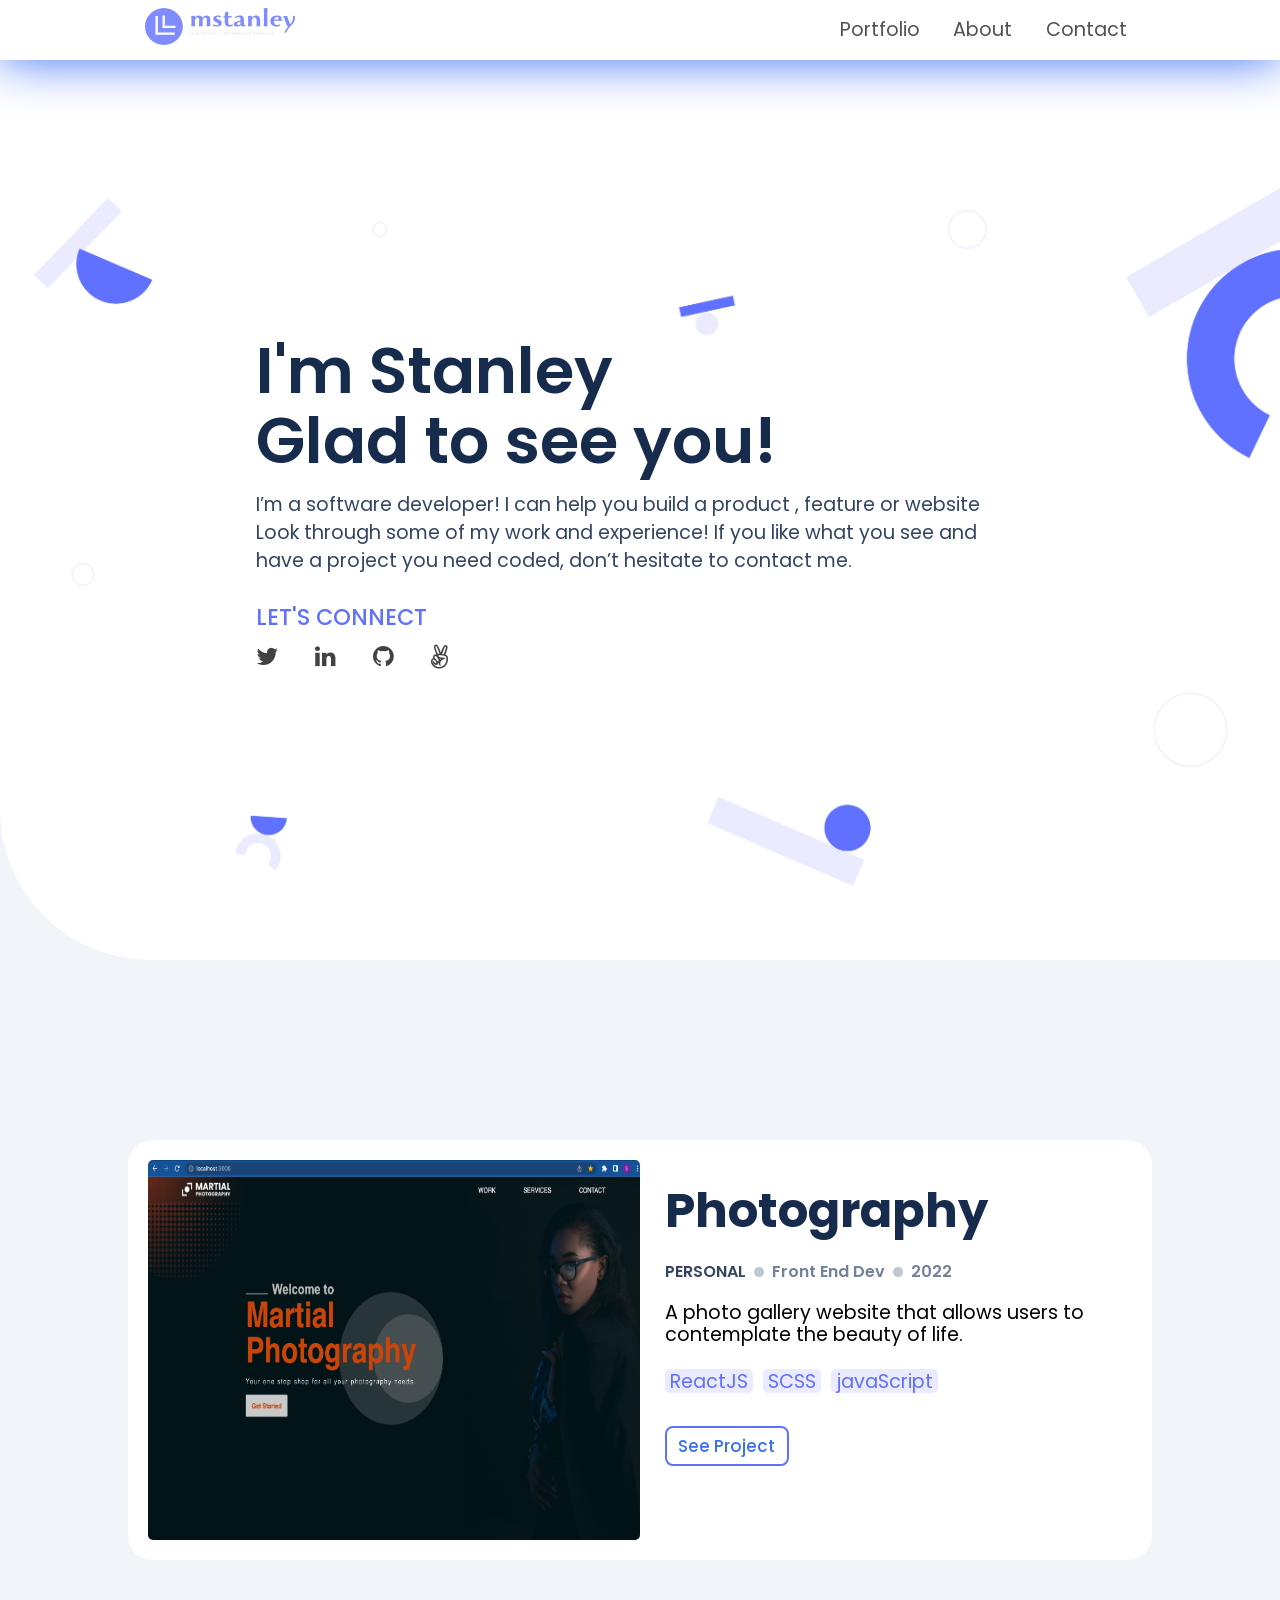
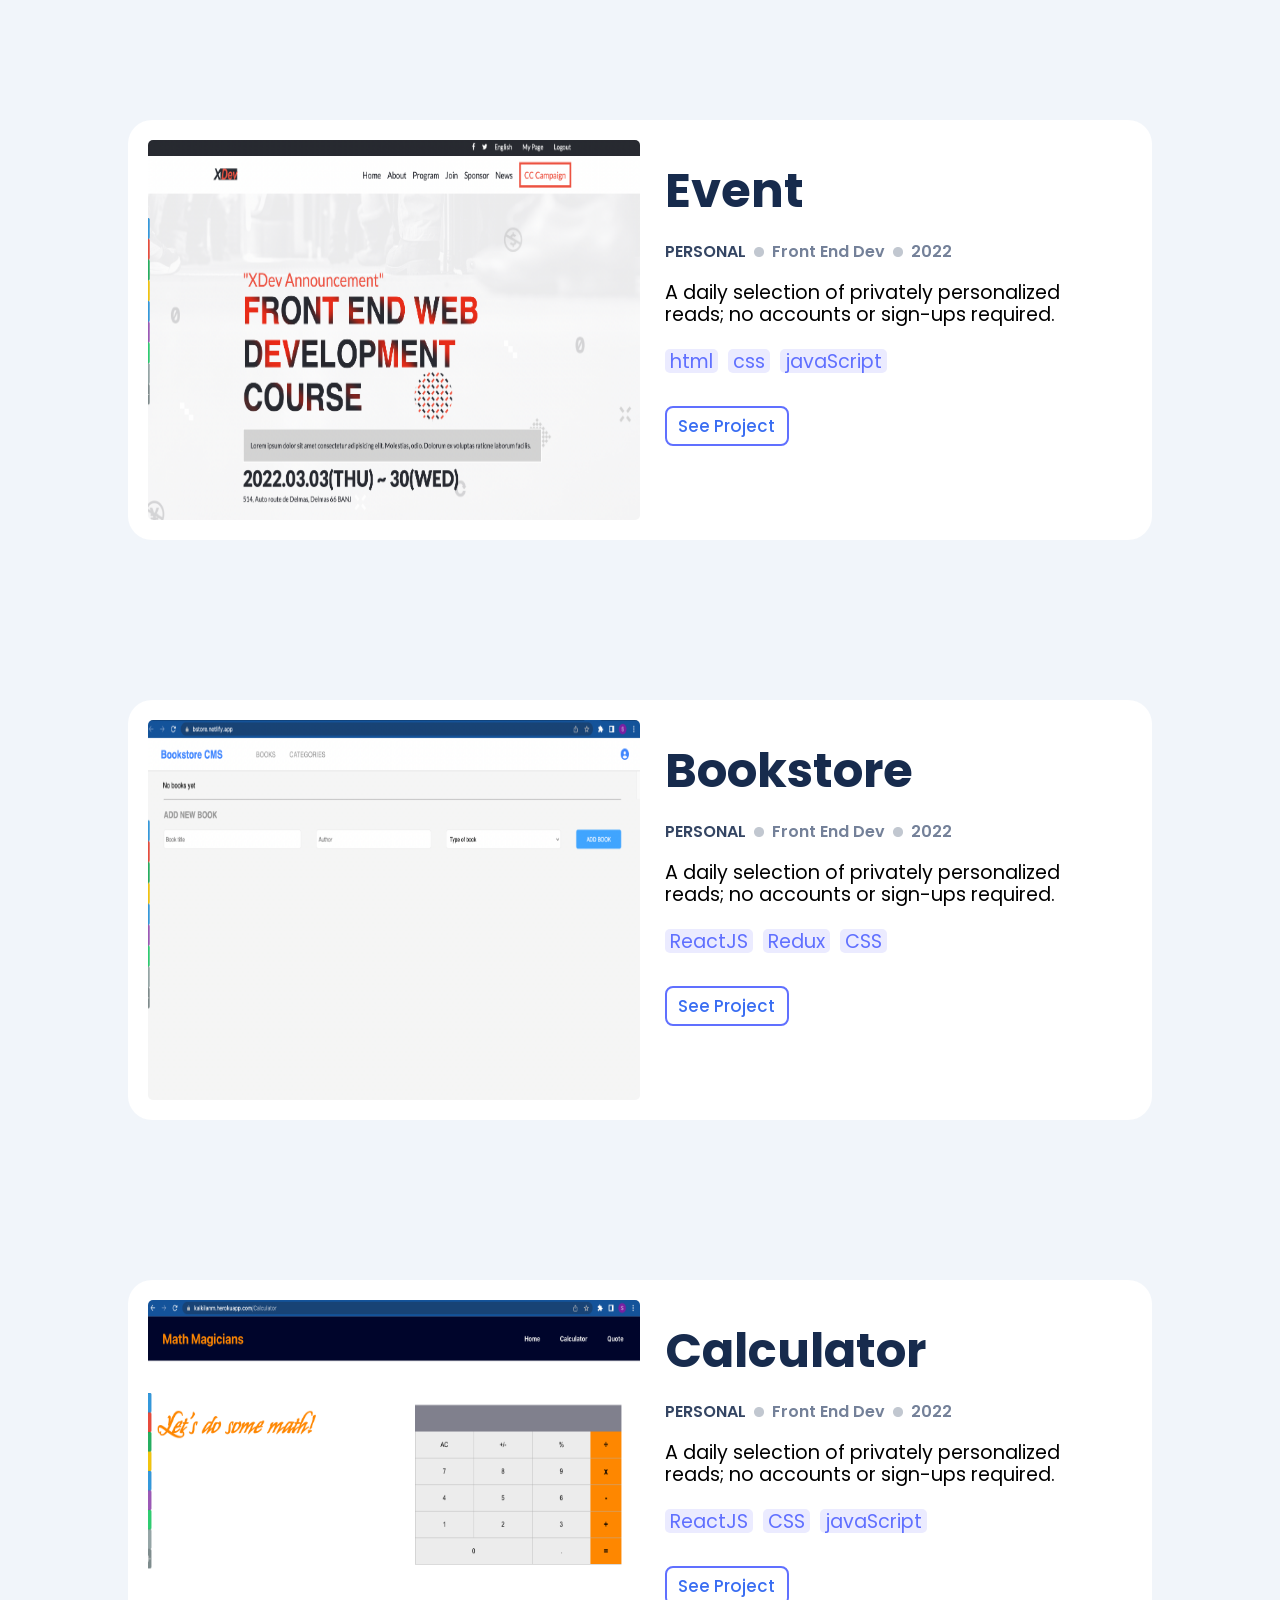
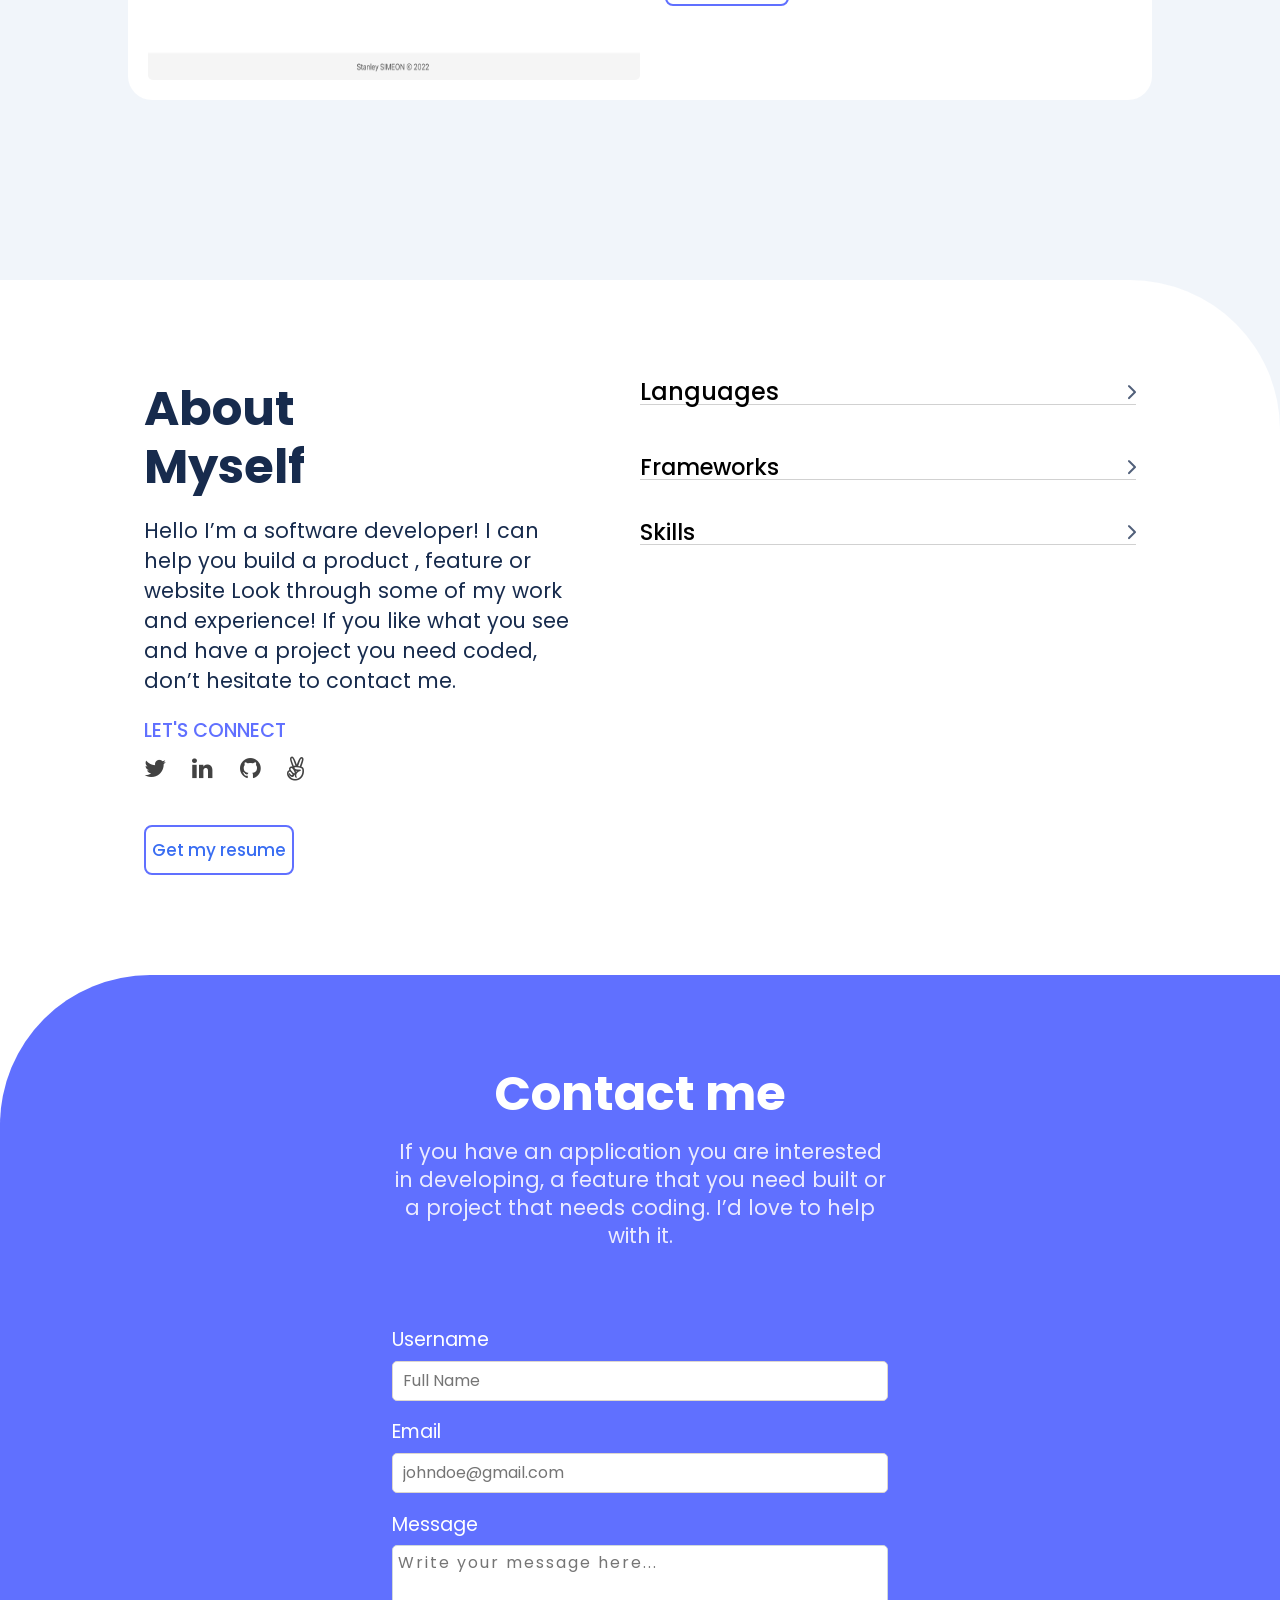
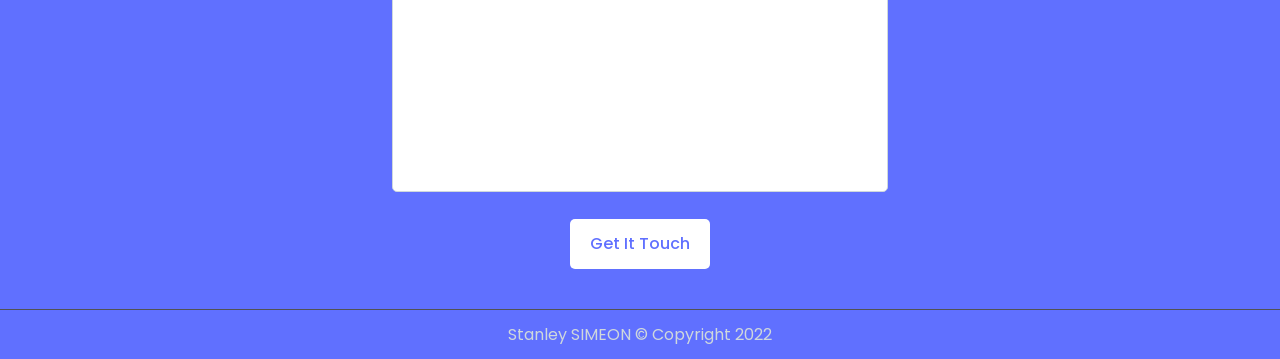
<file: index.html>
<!DOCTYPE html>
<html lang="en">

<head>
    <meta charset="UTF-8" />
    <meta http-equiv="X-UA-Compatible" content="IE=edge" />
    <meta name="viewport" content="width=device-width, initial-scale=1.0" />
    <link rel="stylesheet" href="https://cdnjs.cloudflare.com/ajax/libs/font-awesome/4.7.0/css/font-awesome.min.css" />
    <link rel="icon" type="image/png" href="./asset/favicon.png" />
    <link rel="stylesheet" type="text/css" href="./style.css" />
    <link rel="stylesheet" type="text/css" href="./popup.css">
    <title>mstanley</title>

    <!-- Global site tag (gtag.js) - Google Analytics -->
    <script async src="https://www.googletagmanager.com/gtag/js?id=G-90K7L4LZ2P"></script>
    <script>
        window.dataLayer = window.dataLayer || [];
        function gtag() { dataLayer.push(arguments); }
        gtag('js', new Date());
        gtag('config', 'G-90K7L4LZ2P');
    </script>
</head>

<body>
    <main id="root">
        <header>
            <nav class="navbar">
                <div id="logo">
                    <a href="#home"><img src="./asset/default-monochrome-white.svg" class="svgColor" alt="logo" /></a>
                </div>
                <i class="fa fa-bars toggle"></i>
                <ul class="nav-items" id="items">
                    <li class="item"><a href="#works-container" class="link">Portfolio</a></li>
                    <li class="item"><a href="#about-container" class="link">About</a></li>
                    <li class="item"><a href="#contactContainer" class="link">Contact</a></li>
                    <li><i class="fa fa-times closeToggle"></i></li>
                </ul>
            </nav>
        </header>
        <section id="home">
            <div class="container">
                <h1>
                    I'm Stanley <br />
                    Glad to see you!
                </h1>
                <p>
                    I’m a software developer! I can help you build a product , feature
                    or website Look through some of my work and experience! If you like
                    what you see and have a project you need coded, don’t hesitate to
                    contact me.
                </p>
                <br />

                <h4 class="letsConnect">LET'S CONNECT</h4>
                <ul class="icon_link_container">
                    <li>
                        <a href="https://twitter.com/mstanleyme" target="_blank" rel="noopener noreferrer"><i
                                class="fa fa-twitter brand"></i></a>
                    </li>
                    <li>
                        <a href="https://www.linkedin.com/in/stanleysimeon" target="_blank" rel="noopener noreferrer"><i
                                class="fa fa-linkedin brand"></i></a>
                    </li>
                    <li>
                        <a href="https://github.com/stanleySimeon" target="_blank" rel="noopener noreferrer"><i
                                class="fa fa-github brand"></i></a>
                    </li>
                    <li>
                        <a href="https://angel.co/u/stanleysimeon" target="_blank" rel="noopener noreferrer"><i
                                class="fa fa-angellist brand"></i></a>
                    </li>
                </ul>
            </div>
        </section>
        <!--Popup Window-->
        <div class="popupWindow" id="popupWindow">
        </div>
        <!--End of Popup Window-->
        <section class="portfolioCard" id="works-container">
            <!---works container-->
            <h2>JS should be enabled in your browser</h2>
        </section>
        <section id="about-container">
            <div class="aboutContainer">
                <div class="aboutLeftContainer">
                    <h2 class="about-title">
                        About <br />
                        Myself
                    </h2>
                    <p class="about-description">
                        Hello I’m a software developer! I can help you build a product ,
                        feature or website Look through some of my work and experience! If
                        you like what you see and have a project you need coded, don’t
                        hesitate to contact me.
                    </p>
                    <h4 class="letsConnect">LET'S CONNECT</h4>
                    <ul class="icon_link_container">
                        <li>
                            <a href="https://twitter.com/mstanleyme" target="_blank" rel="noopener noreferrer"><i
                                    class="fa fa-twitter brand"></i></a>
                        </li>
                        <li>
                            <a href="https://www.linkedin.com/in/stanleysimeon" target="_blank"
                                rel="noopener noreferrer"><i class="fa fa-linkedin brand"></i></a>
                        </li>
                        <li>
                            <a href="https://github.com/stanleySimeon" target="_blank" rel="noopener noreferrer"><i
                                    class="fa fa-github brand"></i></a>
                        </li>
                        <li>
                            <a href="https://angel.co/u/stanleysimeon" target="_blank" rel="noopener noreferrer"><i
                                    class="fa fa-angellist brand"></i></a>
                        </li>
                    </ul>
                    <button class="getResume" type="button">Get my resume</button>
                </div>

                <div id="languagesSlider" class="aboutRightContainer">
                    <div class="Slider" onclick="drop()">
                        Languages
                        <img src="./asset/arowB.png" alt="arrow bottom icon" class="arrow arrow__Down" />
                        <img src="./asset/arowR.png" alt="arrow right icon" class="arrow arrow__Right__00" />
                    </div>
                    <ul id="languagesItems">
                        <li class="item link_pages">
                            <img class="icon" src="./asset/javaScript.png" alt="JavaScript icon" />
                            <p class="name">JavaScript</p>
                        </li>
                        <li class="item link_pages">
                            <img class="icon" src="./asset/html5.png" alt="HTML5 icon" />
                            <p class="name">HTML</p>
                        </li>
                        <li class="item link_pages">
                            <img class="icon" src="./asset/css3.png" alt="CSS3 icon" />
                            <p class="name">CSS</p>
                        </li>
                    </ul>
                    <ul class="skills__and__frameworks">
                        <li class="frameworks">
                            Frameworks
                            <img src="./asset/arowR.png" alt="arrow bottom icon" class="arrow arrow__Right__001" />
                            <!-- <img src="./asset/arowR.png" alt="arrow bottom icon" class="arrow arrow__Down" /> -->
                        </li>
                        <li class="skills">
                            Skills
                            <img src="./asset/arowR.png" alt="arrow bottom icon" class="arrow arrow__Right__002" />
                            <!-- <img src="./asset/arowR.png" alt="arrow bottom icon" class=" arrow arrow__Down" /> -->
                        </li>
                    </ul>
                </div>
            </div>
        </section>
        <section id="contactContainer">
            <div id="contactItems">
                <div id="descriptionCard">
                    <h2 class="contact__title">Contact me</h2>
                    <p class="contact__description">
                        If you have an application you are interested in developing, a
                        feature that you need built or a project that needs coding. I’d
                        love to help with it.
                    </p>
                </div>
                <form action="https://formspree.io/f/xpzbqlab" method="POST" autocomplete="off" name="form"
                    id="formContainer" target="_blank">
                    <label class="label" for="username">Username</label>
                    <input id="username" class="inputItem" name="username" type="text" maxlength="30"
                        placeholder="Full Name" required />
                    <label class="label" for="email">Email</label>
                    <input id="email" class="inputItem" name="email" type="email" value=""
                        placeholder="johndoe@gmail.com" required />
                    <label class="label" id="inputMessage" for="msg">Message</label>
                    <textarea name="msg" id="msg" class="inputMessageBox" cols="20" rows="10" maxlength="500"
                        placeholder="Write your message here..." required></textarea>
                    <input class="get-touch-btn" id="submitForm" type="submit" value="Get It Touch">
                </form>
            </div>
        </section>
        <footer class="footer">
            <div class="footer__container">
                <p>Stanley SIMEON &copy; Copyright 2022</p>
            </div>
        </footer>
    </main>
    <script src="./index.js"></script>
</body>

</html>
</file>
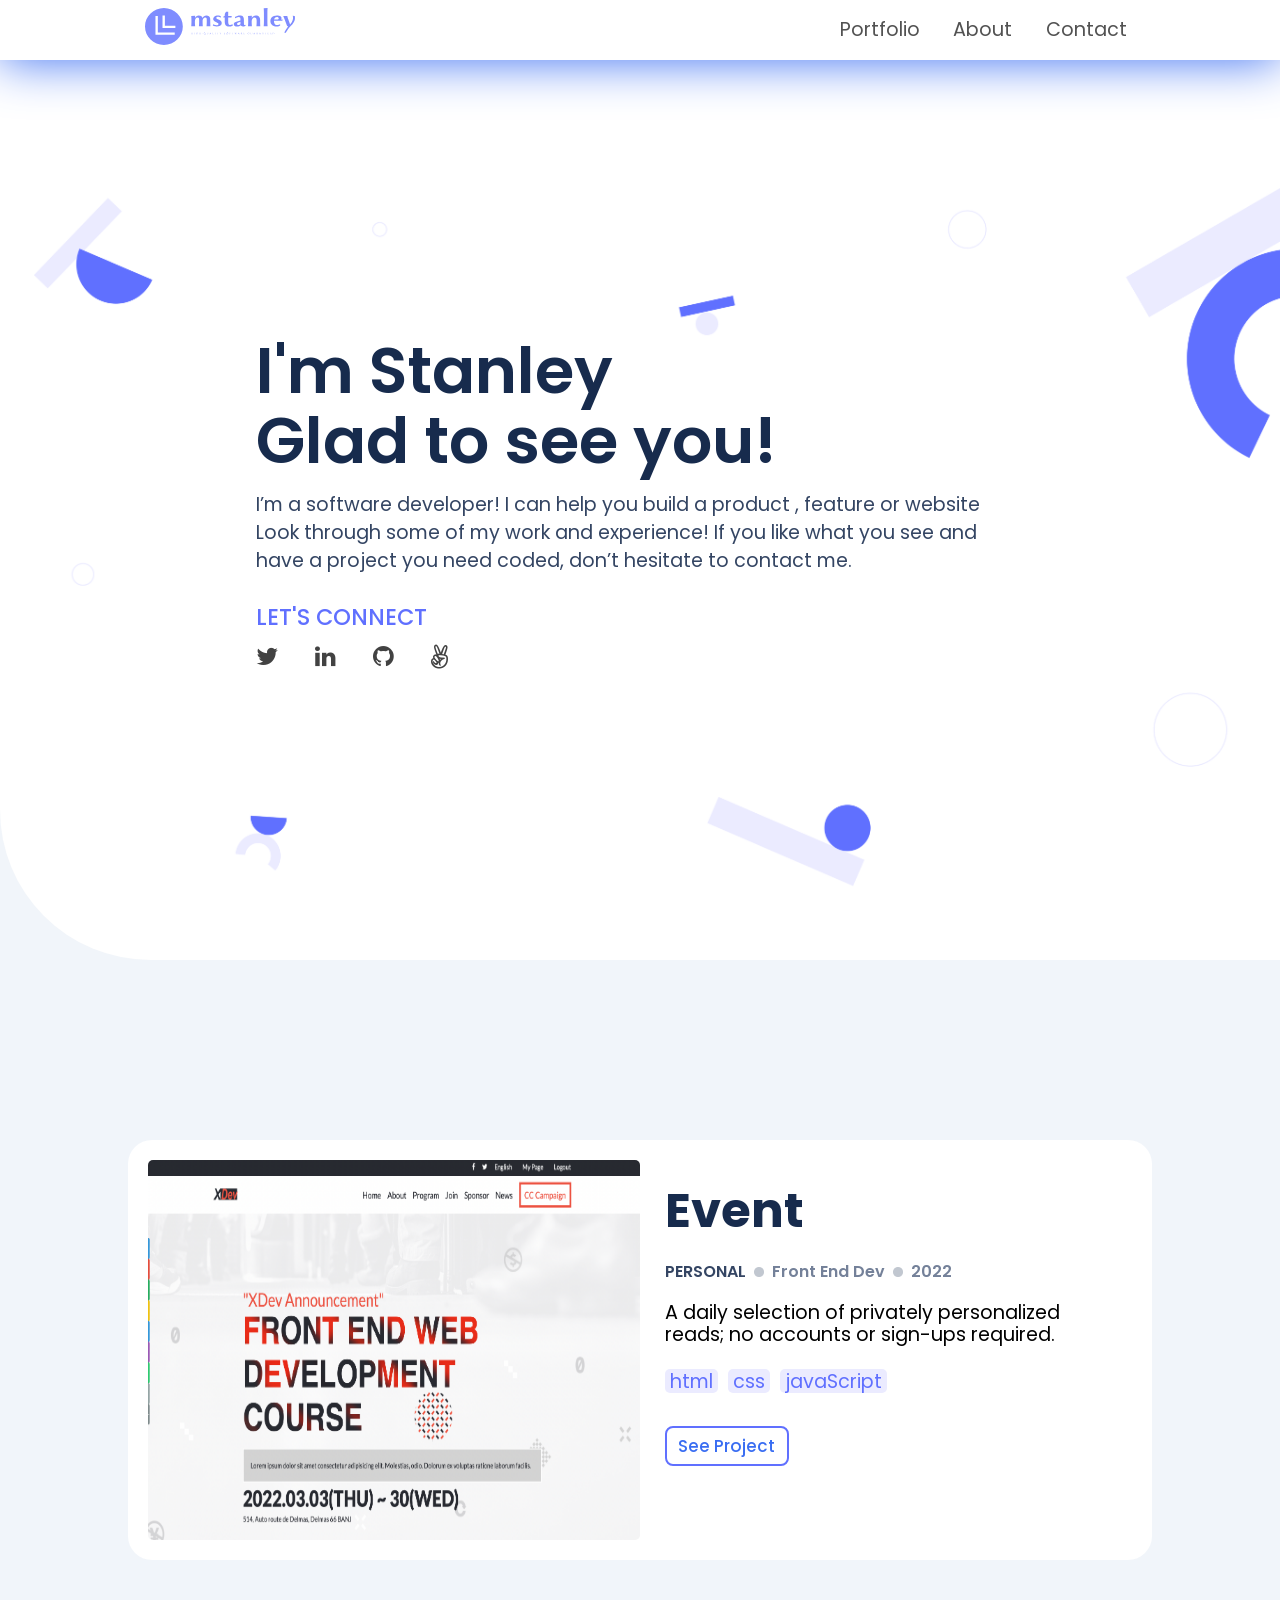
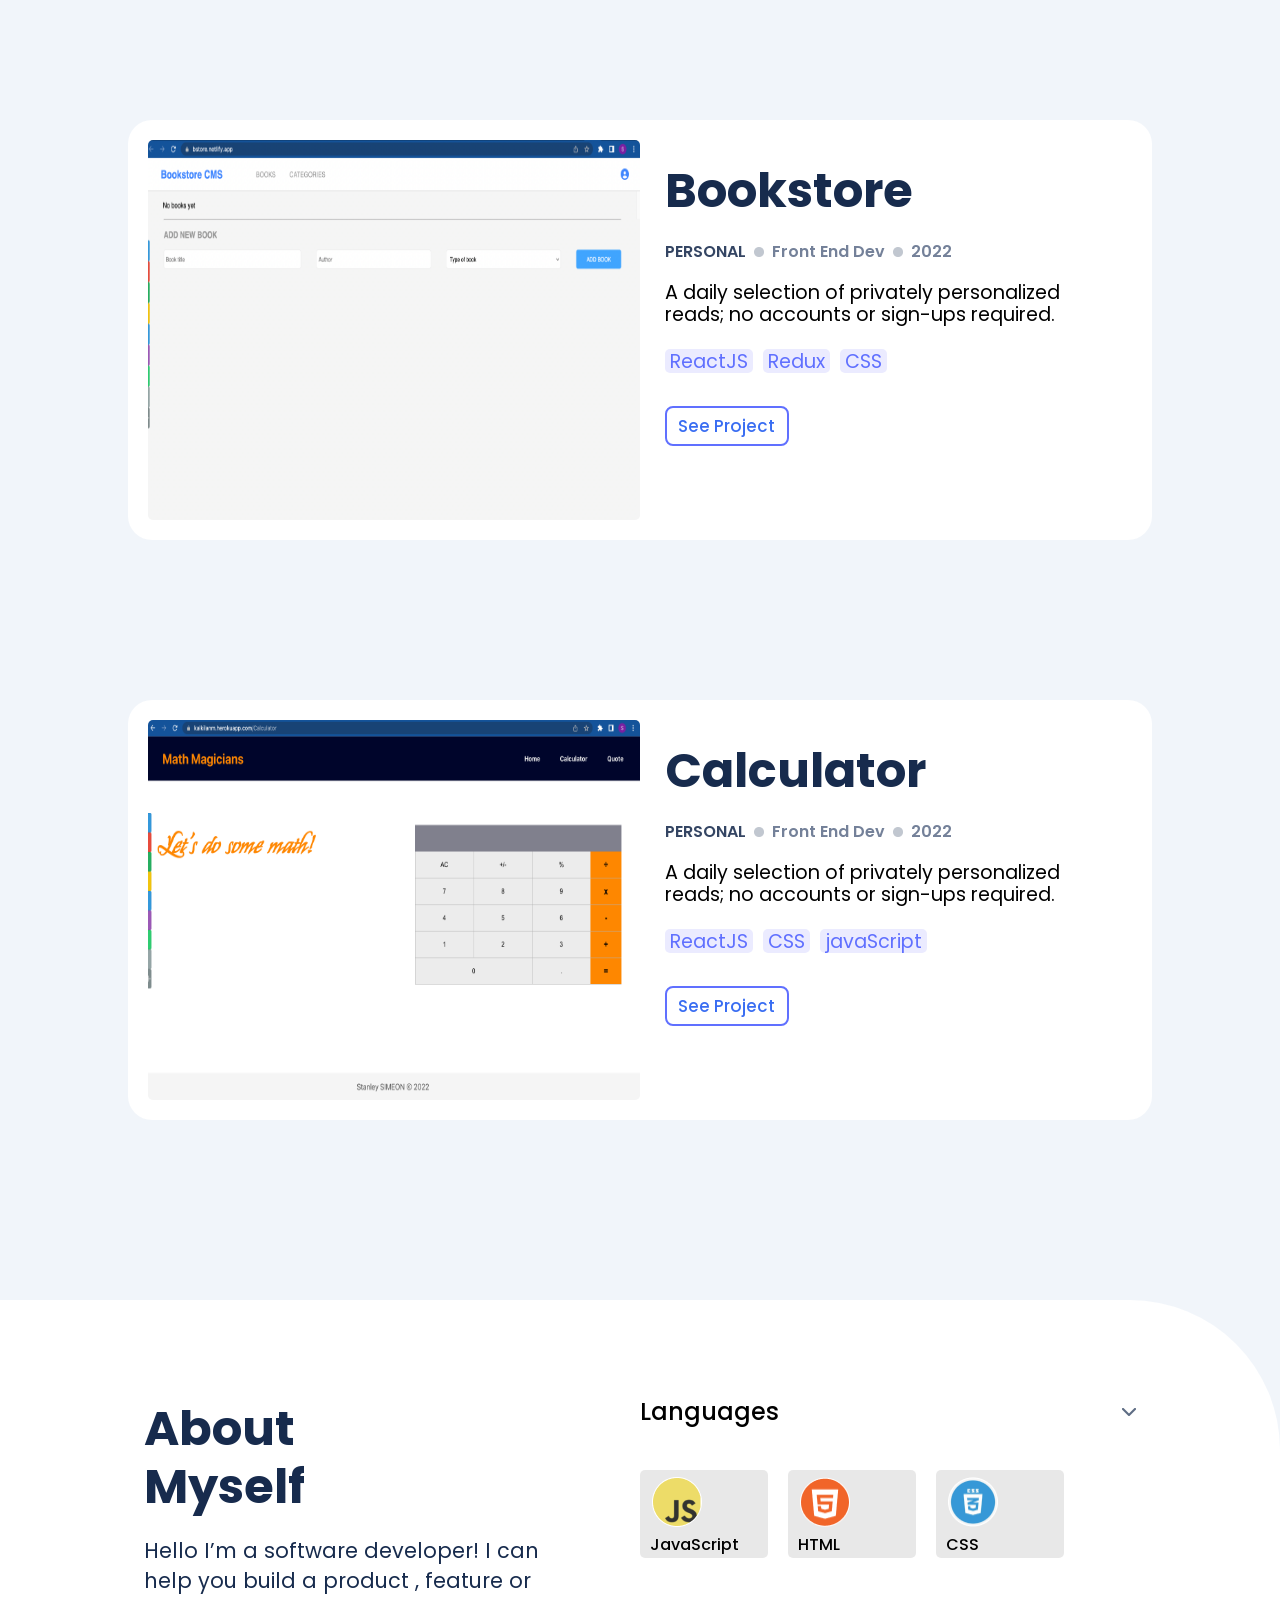
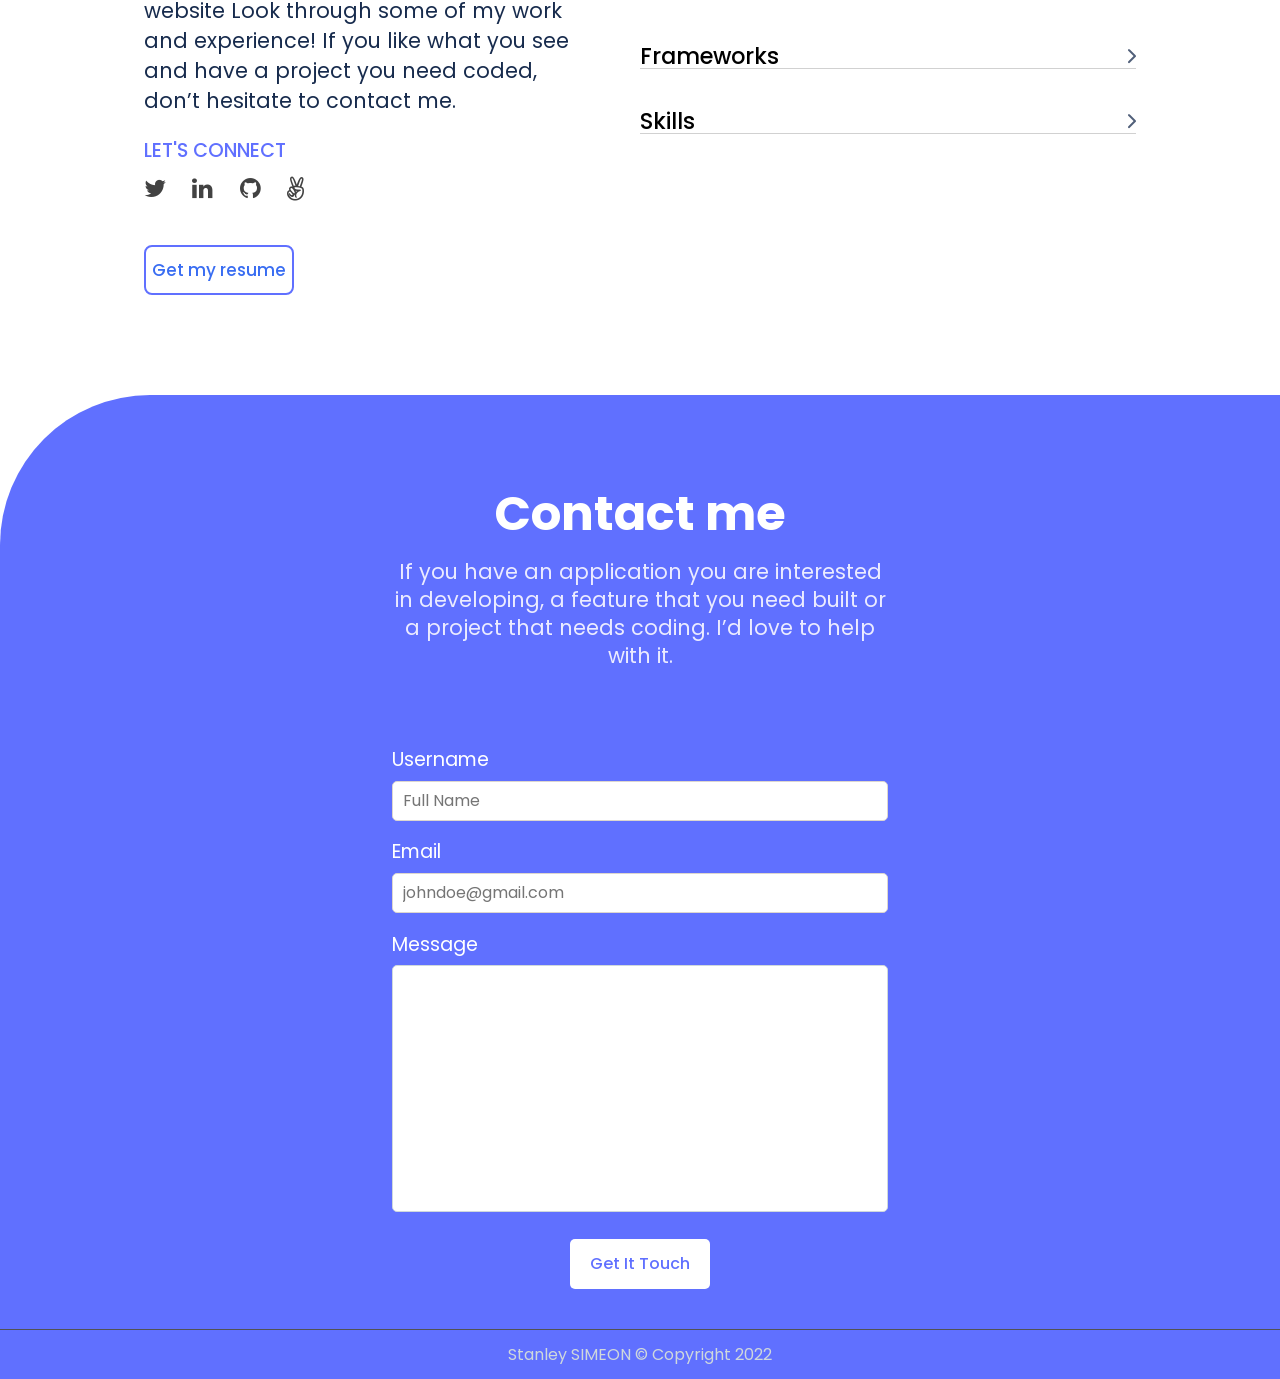
<file: src/index.html>
<!DOCTYPE html>
<html lang="en">
<head>
    <meta charset="UTF-8" />
    <meta http-equiv="X-UA-Compatible" content="IE=edge" />
    <meta name="viewport" content="width=device-width, initial-scale=1.0" />
    <link rel="stylesheet" href="https://cdnjs.cloudflare.com/ajax/libs/font-awesome/4.7.0/css/font-awesome.min.css" />
    <link rel="icon" type="image/png" href="./asset/favicon.png" />
    <link rel="stylesheet" type="text/css" href="./style.css" />
    <link rel="stylesheet" type="text/css" href="./popup.css">
    <script src="./index.js" defer></script>
    <!-- Global site tag (gtag.js) - Google Analytics -->
    <script async src="https://www.googletagmanager.com/gtag/js?id=G-90K7L4LZ2P"></script>
    <script>
        window.dataLayer = window.dataLayer || [];
        function gtag() { dataLayer.push(arguments); }
        gtag('js', new Date());

        gtag('config', 'G-90K7L4LZ2P');
    </script>
    <title>mstanley</title>
</head>

<body>
    <main id="root">
        <header>
            <nav class="navbar">
                <div id="logo">
                    <a href="#index"><img src="./asset/default-monochrome-white.svg" class="svgColor" alt="logo" /></a>
                </div>
                <i class="fa fa-bars toggle"></i>
                <ul class="nav-items" id="items">
                    <li class="item"><a href="#works-container" class="link">Portfolio</a></li>
                    <li class="item"><a href="#about-container" class="link">About</a></li>
                    <li class="item"><a href="#contactContainer" class="link">Contact</a></li>
                    <li><i class="fa fa-times closeToggle"></i></li>
                </ul>
            </nav>
        </header>
        <section id="index">
            <div class="container">
                <h1>
                    I'm Stanley <br />
                    Glad to see you!
                </h1>
                <p>
                    I’m a software developer! I can help you build a product , feature
                    or website Look through some of my work and experience! If you like
                    what you see and have a project you need coded, don’t hesitate to
                    contact me.
                </p>
                <br />

                <h4 class="letsConnect">LET'S CONNECT</h4>
                <ul class="icon_link_container">
                    <li>
                        <a href="https://twitter.com/mstanleyme" target="_blank" rel="noopener noreferrer"><i
                                class="fa fa-twitter brand"></i></a>
                    </li>
                    <li>
                        <a href="https://www.linkedin.com/in/stanleysimeon" target="_blank" rel="noopener noreferrer"><i
                                class="fa fa-linkedin brand"></i></a>
                    </li>
                    <li>
                        <a href="https://github.com/stanleySimeon" target="_blank" rel="noopener noreferrer"><i
                                class="fa fa-github brand"></i></a>
                    </li>
                    <li>
                        <a href="https://angel.co/u/stanleysimeon" target="_blank" rel="noopener noreferrer"><i
                                class="fa fa-angellist brand"></i></a>
                    </li>
                </ul>
            </div>
        </section>
        <!--Popup Window-->
        <div class="popupWindow" id="popupWindow">
        </div>
        <!--End of Popup Window-->
        <section class="portfolioCard" id="works-container">
            <!---works container-->
            <h2>JS should be enabled in your browser</h2>
        </section>
        <section id="about-container">
            <div class="aboutContainer">
                <div class="aboutLeftContainer">
                    <h2 class="about-title">
                        About <br />
                        Myself
                    </h2>
                    <p class="about-description">
                        Hello I’m a software developer! I can help you build a product ,
                        feature or website Look through some of my work and experience! If
                        you like what you see and have a project you need coded, don’t
                        hesitate to contact me.
                    </p>
                    <h4 class="letsConnect">LET'S CONNECT</h4>
                    <ul class="icon_link_container">
                        <li>
                            <a href="https://twitter.com/mstanleyme" target="_blank" rel="noopener noreferrer"><i
                                    class="fa fa-twitter brand"></i></a>
                        </li>
                        <li>
                            <a href="https://www.linkedin.com/in/stanleysimeon" target="_blank"
                                rel="noopener noreferrer"><i class="fa fa-linkedin brand"></i></a>
                        </li>
                        <li>
                            <a href="https://github.com/stanleySimeon" target="_blank" rel="noopener noreferrer"><i
                                    class="fa fa-github brand"></i></a>
                        </li>
                        <li>
                            <a href="https://angel.co/u/stanleysimeon" target="_blank" rel="noopener noreferrer"><i
                                    class="fa fa-angellist brand"></i></a>
                        </li>
                    </ul>
                    <button class="getResume" type="submit">Get my resume</button>
                </div>

                <div id="languagesSlider" class="aboutRightContainer">
                    <div class="Slider">
                        Languages
                        <img src="./asset/arowB.png" alt="arrow bottom icon" id="arrow__Down" />
                    </div>
                    <ul id="languagesItems">
                        <li class="item">
                            <img class="icon" src="./asset/javaScript.png" alt="JavaScript icon" />
                            <p class="name">JavaScript</p>
                        </li>
                        <li class="item">
                            <img class="icon" src="./asset/html5.png" alt="HTML5 icon" />
                            <p class="name">HTML</p>
                        </li>
                        <li class="item">
                            <img class="icon" src="./asset/css3.png" alt="CSS3 icon" />
                            <p class="name">CSS</p>
                        </li>
                    </ul>
                    <ul class="skills__and__frameworks">
                        <li class="frameworks">
                            Frameworks
                            <img src="./asset/arowR.png" alt="arrow bottom icon" id="arrow__Right__001" />
                        </li>
                        <li class="skills">
                            Skills
                            <img src="./asset/arowR.png" alt="arrow bottom icon" id="arrow__Right__002" />
                        </li>
                    </ul>
                </div>
            </div>
        </section>
        <section id="contactContainer">
            <div id="contactItems">
                <div id="descriptionCard">
                    <h2 class="contact__title">Contact me</h2>
                    <p class="contact__description">
                        If you have an application you are interested in developing, a
                        feature that you need built or a project that needs coding. I’d
                        love to help with it.
                    </p>
                </div>
                <form action="https://formspree.io/f/xpzbqlab" method="POST" autocomplete="off" id="formContainer">
                    <label class="label" for="username">Username</label>
                    <input id="username" class="inputItem" name="username" type="text" maxlength="30"
                        placeholder="Full Name" required />
                    <label class="label" for="email">Email</label>
                    <input id="email" class="inputItem" name="email" type="email" value=""
                        placeholder="johndoe@gmail.com" required />
                    <label class="label" id="inputMmessage" for="msg">Message</label>
                    <textarea class="inputMessageBox" name="msg" id="msg" maxlength="500" cols="20" rows="10"
                        placeholder="Write your message here..." required>
                    </textarea>
                    <button class=" get-touch-btn" type="submit">Get It Touch</button>
                </form>
            </div>
        </section>
        <footer class="footer">
            <div class="footer__container">
                <p>Stanley SIMEON &copy; Copyright 2022</p>
            </div>
        </footer>
    </main>
</body>

</html>
</file>
<file: style.css>
@import url("https://fonts.googleapis.com/css2?family=Poppins:wght@700&display=swap");
@import url("https://fonts.googleapis.com/css2?family=Poppins:wght@200;400;700&display=swap");
@import url("https://fonts.googleapis.com/css2?family=Poppins:ital,wght@0,200;0,400;0,700;1,700&display=swap");

* {
  margin: 0;
  padding: 0;
  box-sizing: border-box;
  font-family: "Poppins", sans-serif;
  list-style: none;
}

#root {
  background-color: #f1f5fa;
}

.arrow,
.Slider {
  cursor: pointer;
  user-select: none;
}

@media screen and (max-width: 991px) {
  header {
    background-color: #f1f5fa;
  }

  .navbar {
    width: 100%;
    height: 50px;
    display: flex;
    justify-content: space-between;
    align-items: center;
    background-color: #fff;
    box-shadow: 0 0.2px 50px #396df2;
    padding: 1rem;
    position: fixed;
    top: 0;
    z-index: 10000;
  }

  .navbar .nav-items {
    position: fixed;
    width: 100%;
    padding: 50px;
    right: 0;
    top: 0;
    font-size: 2.5rem;
    display: flex;
    flex-direction: column;
    justify-content: start;
    align-items: start;
    background-color: rgb(13 35 235 / 77.4%);
    transition: top 0.3s ease;
    z-index: 10;
    -webkit-backdrop-filter: blur(10px);
    backdrop-filter: blur(10px);
    border-bottom-right-radius: 150px;
  }

  .nav-items .item,
  a {
    width: auto;
    font-weight: 500;
    font-size: 1.8rem;
    color: #fff;
    text-decoration: none;
    background: transparent;
  }

  .toggle {
    font-size: 1.4rem;
    margin: 10px 0;
    font-weight: 100;
    cursor: pointer;
    color: #7f8cff;
  }

  .nav-items .closeToggle {
    display: block;
    position: absolute;
    top: 12px;
    right: 22px;
    font-size: 1.8rem;
    color: rgb(255, 255, 255);
    cursor: pointer;
  }

  .navbar #logo .svgColor {
    width: 80px;
    margin: auto;
  }

  /* End of the navigation bar */

  #home {
    background-image: url("./asset/deskBackground-Home.png");
    background-size: cover;
    background-repeat: no-repeat;
    min-height: 100vh;
    margin-bottom: 70px;
    display: flex;
    justify-content: center;
    align-items: center;
  }

  #home .container {
    width: 90%;
    margin: 0 auto;
    display: flex;
    flex-direction: column;
    justify-content: center;
  }

  .container h1 {
    color: #172b4d;
    font-size: 2.2rem;
    line-height: 42px;
    font-weight: 700;
  }

  .container p {
    color: #344563;
    font-size: 14px;
    line-height: 20px;
    margin-top: 15px;
  }

  .container .letsConnect {
    color: #6070ff;
    font-size: 1.2rem;
    font-weight: 500;
  }

  .container .icon_link_container {
    width: 10em;
    height: 2em;
    margin: 10px 0;
    display: flex;
    justify-content: space-between;
    align-items: center;
  }

  .container .icon_link_container .brand {
    width: 1.2em;
    height: 1.2em;
    display: flex;
    justify-content: center;
    align-items: center;
    color: #525252;
    cursor: pointer;
  }

  /* End of the home page */

  #works-container {
    min-height: 100vh;
    display: flex;
    flex-direction: column;
    justify-content: center;
    align-items: center;
  }

  .cardContainer {
    width: 80%;
    min-height: 500px;
    margin: 0 auto;
    padding: 20px 20px 0 20px;
    margin-bottom: 50px;
    display: grid;
    grid-template-columns: auto;
    justify-content: center;
    background-color: rgb(255, 255, 255);
    border-radius: 24px;
  }

  .cardContainer .imgDescription {
    width: 100%;
  }

  .preview {
    width: 100%;
    height: 100%;
    border-radius: 5px;
    background-size: cover;
    background-repeat: no-repeat;
    background-position: center;
  }

  .cardContainer .contentDescription {
    width: 100%;
    min-height: 350px;
    margin: 15px auto;
  }

  .title {
    font-weight: bold;
    font-size: 1.4rem;
    color: #172b4d;
  }

  .cardDescription {
    width: 100%;
    height: 20px;
    margin: 15px auto;
    display: flex;
    justify-content: space-between;
    align-items: center;
  }

  .cardDescription .element {
    width: auto;
    justify-content: space-between;
    font-size: 0.7rem;
    font-weight: 600;
    line-height: 16px;
    color: rgb(116 129 153);
  }

  .perso {
    color: #344563 !important;
  }

  .element .bullet {
    width: 8px;
  }

  .contentDescription .textDescription {
    margin: 20px auto;
    font-weight: normal;
    font-size: 1rem;
    line-height: 22px;
    color: rgb(0, 0, 0);
  }

  .cardContainer .techs {
    width: 90%;
    height: 30px;
    display: flex;
    justify-content: space-between;
    align-items: center;
    list-style: none;
    gap: 10px;
  }

  .cardContainer .techs .tech {
    height: 24px;
    padding: 0 5px;
    display: flex;
    justify-content: center;
    align-items: center;
    border-radius: 5px;
    color: #6070ff;
    background: #ebebff;
  }

  .showPopupBtn {
    width: 124px;
    height: 40px;
    color: #396df2;
    font-weight: 500;
    font-size: 17px;
    line-height: 24px;
    background: #fff;
    border: 2px solid #6070ff;
    box-sizing: border-box;
    border-radius: 8px;
    margin: 30px auto;
  }

  .showPopupBtn:focus {
    background: #6070ff;
    color: #fff;
  }

  #about-container {
    height: auto;
    margin-top: 30px;
    padding: 50px 20px;
    background-color: #fff;
    border-top-right-radius: 50px;
    background-size: 100%;
    background-repeat: no-repeat;
  }

  #about-container .aboutContainer {
    width: 100%;
    height: auto;
    display: flex;
    flex-direction: column;
  }

  .aboutContainer .about-title {
    font-weight: bold;
    font-size: 2.6rem;
    line-height: 52px;
    color: #172b4d;
  }

  .about-description {
    font-size: 1rem;
    line-height: 24px;
    color: #172b4d;
    margin: 20px auto;
  }

  .aboutContainer .letsConnect {
    color: #6070ff;
    font-size: 1.2rem;
    font-weight: 500;
  }

  .aboutContainer .icon_link_container {
    width: 10em;
    height: 2em;
    margin: 10px 0;
    display: flex;
    justify-content: space-between;
    align-items: center;
  }

  .aboutContainer .icon_link_container .brand {
    width: 1.2em;
    height: 1.2em;
    display: flex;
    justify-content: center;
    align-items: center;
    color: #787879;
    cursor: pointer;
  }

  .getResume {
    width: 150px;
    height: 40px;
    color: #396df2;
    font-weight: 500;
    font-size: 17px;
    line-height: 24px;
    background: #fff;
    border: 2px solid #6070ff;
    box-sizing: border-box;
    border-radius: 8px;
    margin-top: 30px;
  }

  .getResume:focus {
    background: #6070ff;
    color: #fff;
  }

  #languagesSlider {
    width: 95%;
    display: flex;
    flex-direction: column;
    justify-content: space-between;
    margin: 60px auto;
    font-weight: 500;
    font-size: 20px;
    line-height: 24px;
  }

  .Slider {
    display: flex;
    justify-content: space-between;
    align-items: center;
    font-weight: 500;
    font-size: 20px;
    line-height: 24px;
    margin-bottom: 10px;
    border-bottom: 1px solid #d1d1d1;
  }

  .Slider .arrow__Down {
    display: none;
  }

  #languagesItems {
    display: none;
    margin: 30px 0;
  }

  li {
    width: 100%;
    font-size: 1.2rem;
  }

  #languagesItems .item {
    width: 100%;
    height: 40px;
    margin: 6px 0;
    background-color: #f4f4f4;
    display: flex;
    align-items: center;
    border-radius: 5px;
  }

  .icon {
    width: 30px;
    height: 30px;
    margin: 6px 10px;
  }

  .skills__and__frameworks {
    width: 100%;
    display: flex;
    flex-direction: column;
    align-items: center;
    list-style: none;
  }

  .frameworks,
  .skills {
    display: flex;
    justify-content: space-between;
    align-items: center;
    margin: 10px auto;
    border-bottom: 1px solid #d1d1d1;
  }

  #contactContainer {
    width: 100%;
    min-height: 50vh;
    background-color: #fff;
  }

  #contactItems {
    width: 100%;
    display: flex;
    flex-direction: column;
    align-items: center;
    background-color: #6070ff;
    border-top-left-radius: 50px;
    padding: 100px 20px 0;
  }

  #descriptionCard {
    width: 90%;
    margin: auto;
    height: 200px;
    display: flex;
    flex-direction: column;
    justify-content: center;
    align-items: center;
    margin-bottom: 50px;
  }

  #descriptionCard .contact__title {
    font-weight: bold;
    font-size: 2.2rem;
    line-height: 42px;
    color: white;
    margin-bottom: 20px;
  }

  .contact__description {
    font-size: 1rem;
    line-height: 28px;
    text-align: center;
    color: #ebebff;
    margin-bottom: 30px;
    -webkit-user-select: none;
    user-select: none;
    cursor: pointer;
    transition: all 0.2s ease-in-out;
  }

  .contact__description:hover {
    transform: translateX(10px);
  }

  #formContainer {
    width: 100%;
    height: 380px;
    display: flex;
    flex-direction: column;
    justify-content: space-between;
    margin-bottom: 40px;
  }

  #formContainer .label {
    color: white;
  }

  .inputItem {
    height: 35px;
    padding: 10px;
    font-size: 0.8rem;
    line-height: 20px;
    color: #172b4d;
    border: 1px solid #dcd6cf;
    border-radius: 5px;
    margin-bottom: 10px;
    outline: none;
  }

  .inputMessageBox {
    padding: 5px 5px 0;
    font-size: 0.8rem;
    line-height: 24px;
    color: #787879;
    border: 1px solid #cfd8dc;
    border-radius: 5px;
    outline: none;
    letter-spacing: 2px;
  }

  .get-touch-btn {
    font-weight: 500;
    font-size: 1rem;
    line-height: 24px;
    color: #6070ff;
    width: 140px;
    height: 60px;
    left: 24px;
    margin-top: 20px;
    background: #fff;
    border-radius: 5px;
    border: none;
  }

  .get-touch-btn:active {
    background: #2230d2;
    color: #fff;
    border: none;
  }

  .get-touch-btn:focus {
    outline: none;
  }

  .footer {
    width: 100%;
    height: 50px;
    display: flex;
    justify-content: center;
    align-items: center;
    border-top: 1px solid #525252;
    background-color: #6070ff;
  }

  .footer p {
    color: #cfd8dc;
    font-size: 0.8rem;
  }
}

/* Desktop version  */

@media screen and (min-width: 992px) {
  header {
    height: 60px;
    position: sticky;
    position: -webkit-sticky;
    top: 0;
    z-index: 1000;
  }

  .navbar {
    width: 100%;
    display: flex;
    justify-content: space-between;
    align-items: center;
    background-color: #fff;
    box-shadow: 0 0.2px 50px #396df2;
    padding: 0 120px;
    z-index: 10000;
  }

  .navbar .nav-items {
    width: 20em;
    height: 60px;
    display: flex;
    justify-content: space-between;
    align-items: center;
    list-style: none;
  }

  .item {
    display: flex;
    justify-content: center;
    align-items: center;
    width: auto;
    background: transparent !important;
  }

  .nav-items a {
    text-decoration: none;
    font-size: 1.2rem;
    line-height: 34px;
    color: #525252;
  }

  .nav-items a:hover {
    color: #6070ff;
  }

  .nav-items a:focus {
    color: #396df2;
  }

  .toggle,
  .closeToggle {
    display: none;
  }

  .navbar #logo {
    width: 200px;
    display: flex;
    justify-content: center;
    align-items: center;
    cursor: pointer;
  }

  #logo .svgColor {
    width: 150px;
    margin: auto;
  }

  /* End of the navigation bar */

  #home {
    background-image: url("./asset/deskBackground-Home.png");
    background-size: cover;
    background-repeat: no-repeat;
    min-height: 100vh;
    border-bottom-left-radius: 150px;
    display: flex;
    justify-content: center;
    align-items: center;
  }

  #home .container {
    width: 60%;
    margin: 0 auto;
    display: flex;
    flex-direction: column;
    justify-content: center;
  }

  .container h1 {
    color: #172b4d;
    font-size: 4rem;
    line-height: 70px;
    font-weight: 600;
    transition: transform 0.5s ease-out;
    user-select: none;
    -webkit-user-select: none;
  }

  .container h1:hover {
    transform: scale(1.02);
  }

  .container p {
    color: #344563;
    font-size: 1.2rem;
    line-height: 28px;
    margin-top: 15px;
  }

  .container .letsConnect {
    color: #6070ff;
    font-size: 1.4rem;
    font-weight: 500;
  }

  .container .icon_link_container {
    width: 12rem;
    display: flex;
    justify-content: space-between;
    height: 30px;
    margin: 10px 0;
  }

  .icon_link_container ul {
    width: 100%;
    display: flex;
    justify-content: space-between;
    align-items: center;
    list-style: none;
  }

  .icon_link_container .fa {
    color: #424242;
    font-size: 1.5rem;
  }

  .icon_link_container .fa:hover {
    transform: scale(1.1);
  }

  /* End of the home page */

  #works-container {
    min-height: 100vh;
    margin: 100px 0;
    display: flex;
    flex-direction: column;
    justify-content: center;
    align-items: center;
  }

  .cardContainer {
    width: 80%;
    margin: 80px auto;
    padding: 20px;
    display: flex;
    justify-content: center;
    background-color: #fff;
    border-radius: 24px;
    transition: all 0.3s ease-in-out;
  }

  .cardContainer:hover {
    transform: translateY(-5px);
    box-shadow: 0 0.2px 50px #396df2;
  }

  #reverseCard {
    flex-direction: row-reverse;
  }

  .cardContainer .imgDescription {
    width: 50%;
    border-radius: 5px;
  }

  .preview {
    width: 100%;
    height: 100%;
    border-radius: 5px;
    background-size: cover;
    background-repeat: no-repeat;
    background-position: center;
    transition: all 0.2s ease-in-out;
  }

  .preview:hover {
    transform: scale(1.02);
  }

  .cardContainer .contentDescription {
    width: 45%;
    min-height: 350px;
    margin: 15px auto;
  }

  .title {
    font-weight: bold;
    font-size: 3rem;
    color: #172b4d;
  }

  .cardDescription {
    width: 65%;
    height: 20px;
    margin: 15px 0;
    display: flex;
    justify-content: space-between;
    align-items: center;
  }

  .cardDescription .element {
    width: auto;
    justify-content: space-between;
    font-size: 1rem;
    font-weight: 600;
    line-height: 16px;
    color: rgb(116 129 153);
  }

  .perso {
    color: #344563 !important;
  }

  .element .bullet {
    width: 10px;
  }

  .contentDescription .textDescription {
    margin: 20px auto;
    font-weight: normal;
    font-size: 1.2rem;
    line-height: 22px;
    color: rgb(0, 0, 0);
  }

  .cardContainer .techs {
    width: 40%;
    height: 30px;
    display: flex;
    justify-content: space-between;
    align-items: center;
    list-style: none;
    gap: 10px;
  }

  .cardContainer .techs li {
    height: 24px;
    padding: 0 5px;
    display: flex;
    justify-content: center;
    align-items: center;
    border-radius: 5px;
    color: #6070ff;
    background: #ebebff;
  }

  .showPopupBtn {
    width: 124px;
    height: 40px;
    color: #396df2;
    font-weight: 500;
    font-size: 17px;
    line-height: 24px;
    background: #fff;
    border: 2px solid #6070ff;
    box-sizing: border-box;
    border-radius: 8px;
    margin: 30px auto;
    cursor: pointer;
  }

  .showPopupBtn:focus {
    background: #6070ff;
    color: #fff;
  }

  .showPopupBtn:hover {
    top: calc(50% - 48px / 2 + 57.5px);
    background: #6070ff;
    box-shadow: 0 8px 16px rgb(64 83 252 / 24%);
    color: #fff;
  }

  #about-container {
    width: 100%;
    height: auto;
    margin-top: 30px;
    padding: 50px 20px;
    background-color: #fff;
    border-top-right-radius: 150px;
    background-size: 100%;
    background-repeat: no-repeat;
  }

  #about-container .aboutContainer {
    width: 80%;
    margin: 0 auto;
    padding: 50px 0;
    height: auto;
    display: flex;
    justify-content: space-between;
  }

  .aboutContainer .aboutLeftContainer {
    width: 45%;
    height: auto;
    display: flex;
    flex-direction: column;
    justify-content: center;
  }

  .about-title {
    font-weight: bold;
    font-size: 3rem;
    line-height: 58px;
    color: #172b4d;
  }

  .about-description {
    font-size: 1.3rem;
    line-height: 30px;
    color: #172b4d;
    margin: 20px auto;
  }

  .aboutContainer .letsConnect {
    color: #6070ff;
    font-size: 1.2rem;
    font-weight: 500;
  }

  .aboutContainer .icon_link_container {
    width: 10em;
    height: 30px;
    margin: 10px 0;
    display: flex;
    justify-content: space-between;
    align-items: center;
    list-style: none;
  }

  .icon_link_container li img {
    width: 1.2rem;
  }

  .icon_link_container img:hover {
    transform: scale(1.1);
  }

  .getResume {
    width: 150px;
    height: 50px;
    color: #396df2;
    font-weight: 500;
    font-size: 17px;
    line-height: 24px;
    background: #fff;
    border: 2px solid #6070ff;
    box-sizing: border-box;
    border-radius: 8px;
    margin-top: 30px;
  }

  .getResume:hover {
    background: #6070ff;
    color: #fff;
  }

  .getResume:focus {
    background: #396df2;
    color: #fff;
  }

  #languagesSlider {
    width: 50%;
    display: flex;
    flex-direction: column;
    font-weight: 500;
    font-size: 20px;
    line-height: 24px;
  }

  .Slider {
    display: flex;
    justify-content: space-between;
    align-items: center;
    font-weight: 500;
    font-size: 1.5rem;
    margin-bottom: 10px;
    border-bottom: 1px solid #d1d1d1;
  }

  .Slider .arrow__Down {
    display: none;
  }

  #languagesItems {
    display: none;
    width: 100%;
    justify-content: start;
    gap: 20px;
  }

  #languagesItems .item {
    width: 8em;
    display: flex;
    flex-direction: column;
    align-items: flex-start;
    padding: 10px;
    margin: 6px 0;
    background-color: #e2e2e2c4 !important;
    border-radius: 5px;
    transition: all 0.4s ease-in-out;
  }

  #languagesItems .item:hover {
    background-color: #172b4d !important;
    transform: scale(1.1);
    color: #fff;
  }

  .item .icon {
    width: 50px;
    height: 50px;
    margin: 6px 2px;
  }

  .frameworks,
  .skills {
    display: flex;
    justify-content: space-between;
    align-items: center;
    margin: 40px auto;
    font-size: 1.4rem;
    border-bottom: 1px solid #d1d1d1;
  }

  #contactContainer {
    width: 100%;
    min-height: 50vh;
    background-color: #fff;
  }

  #contactItems {
    width: 100%;
    display: flex;
    flex-direction: column;
    align-items: center;
    background-color: #6070ff;
    border-top-left-radius: 150px;
    padding: 100px 20px 0;
  }

  #descriptionCard {
    width: 40%;
    margin: auto;
    height: 200px;
    display: flex;
    flex-direction: column;
    justify-content: center;
    align-items: center;
    margin-bottom: 50px;
  }

  #descriptionCard .contact__title {
    font-weight: bold;
    font-size: 3rem;
    line-height: 48px;
    color: white;
    margin-bottom: 20px;
  }

  .contact__description {
    font-size: 1.3rem;
    line-height: 28px;
    text-align: center;
    color: #ebebff;
    margin-bottom: 30px;
    -webkit-user-select: none;
    user-select: none;
    cursor: pointer;
    transition: all 0.2s ease-in-out;
  }

  .contact__description:hover {
    transform: translateX(10px);
  }

  #formContainer {
    width: 40%;
    height: 34em;
    display: flex;
    flex-direction: column;
    justify-content: space-between;
    margin-bottom: 40px;
  }

  #formContainer .label {
    font-size: 1.2rem;
    color: white;
  }

  .inputItem {
    height: 40px;
    padding: 10px;
    font-size: 1rem;
    line-height: 20px;
    color: #172b4d;
    border: 1px solid #dcd6cf;
    border-radius: 5px;
    margin-bottom: 10px;
    outline: none;
  }

  .inputMessageBox {
    padding: 5px 5px 0;
    font-size: 1rem;
    line-height: 24px;
    color: #787879;
    border: 1px solid #cfd8dc;
    border-radius: 5px;
    outline: none;
    letter-spacing: 2px;
    resize: none;
  }

  .get-touch-btn {
    align-self: center;
    font-weight: 500;
    font-size: 1rem;
    line-height: 24px;
    color: #6070ff;
    width: 140px;
    height: 50px;
    left: 24px;
    margin-top: 20px;
    background: #fff;
    border-radius: 5px;
    border: none;
    cursor: pointer;
  }

  .get-touch-btn:hover {
    background: #2230d2;
    color: #fff;
    border: none;
  }

  .get-touch-btn:focus {
    outline: none;
  }

  .footer {
    width: 100%;
    height: 50px;
    display: flex;
    justify-content: center;
    align-items: center;
    border-top: 1px solid #525252;
    background-color: #6070ff;
  }

  .footer p {
    color: #cfd8dc;
  }
}
</file>
<file: popup.css>
.closePopup {
  cursor: pointer;
}

@media (max-width: 991px) {
  .popupWindow {
    position: fixed;
    top: 0;
    left: 0;
    right: 0;
    width: 100%;
    height: 100vh;
    flex-direction: column;
    justify-content: center;
    align-items: center;
    background-color: rgb(91 123 170 / 67.8%);
    font-family: "Poppins", sans-serif;
    backdrop-filter: blur(10px);
    transition: right 0.3s ease;
    display: none;
    z-index: 2000;
  }

  .popupWindow .windowPopup {
    width: 90%;
    height: 30rem;
    margin: 30px 0;
    padding: 10px 20px;
    display: flex;
    background-color: rgb(255, 255, 255);
    flex-direction: column;
    font-family: "Poppins", sans-serif;
    transition: right 0.3s ease;
    border-radius: 10px;
  }

  .windowPopup .pop-header {
    width: 100%;
    display: grid;
    grid-template-columns: 1fr 15px;
    justify-content: center;
    align-items: center;
  }

  .pop-header .h-4 {
    font-weight: bold;
    font-size: 1.5rem;
    font-family: "Poppins", sans-serif;
    color: #172b4d;
  }

  .closePopup i {
    color: #67798e;
    font-size: 1.3rem;
    font-weight: lighter;
  }

  .windowPopup .pop-description-element {
    width: 100%;
    height: 30px;
    display: flex;
    justify-content: space-between;
    align-items: center;
    margin-bottom: 10px;
  }

  .pop-description-element .element {
    width: auto;
    color: #7a869a;
    font-weight: 600;
    font-size: 0.7rem;
  }

  .pop-description-element .element:first-child {
    color: #172b4d;
  }

  .windowPopup .previewContainer {
    width: 100%;
    height: 50%;
    margin-bottom: 20px;
  }

  .previewContainer .preview {
    width: 100%;
    height: 100%;
  }

  .windowPopup .pop-element {
    width: 100%;
    display: flex;
    flex-direction: column;
    gap: 20px;
  }

  .pop-element .description-text {
    font-size: 0.9rem;
  }

  .pop-element .pop-bottom-items {
    width: 100%;
  }

  .techs {
    width: 40%;
    height: 30px;
    display: flex;
    justify-content: space-between;
    align-items: center;
    list-style: none;
    gap: 10px;
  }

  .techs li {
    height: 30px;
    padding: 0 5px;
    display: flex;
    font-size: 1rem;
    justify-content: center;
    align-items: center;
    border-radius: 5px;
    color: #6070ff;
    background: #ebebff;
  }

  .bottom-bar {
    margin: 20px 0 10px;
    width: 100%;
    height: 1px;
    background: #ebecf0;
  }

  .pop-bottom-items .navigation-links {
    width: 100%;
    height: 50px;
    margin: 15px 0;
    gap: 20px;
    display: flex;
    align-items: center;
  }

  .btn {
    display: flex;
    justify-content: space-around;
    align-items: center;
    width: auto;
    gap: 10px;
    margin: 0;
    padding: 0 5px;
    height: 40px;
    text-decoration: none;
    font-family: "Poppins", sans-serif;
    color: #396df2;
    font-weight: 500;
    font-size: 0.8rem;
    background: #fff;
    border: 1px solid #6070ff;
    box-sizing: border-box;
    border-radius: 8px;
  }

  .btn:hover {
    background: #6070ff;
    box-shadow: 0 8px 16px rgb(64 83 252 / 24%);
    color: #fff;
  }
}

@media (min-width: 992px) {
  .popupWindow {
    position: fixed;
    top: 0;
    left: 0;
    right: 0;
    width: 100%;
    height: 100vh;
    flex-direction: column;
    justify-content: center;
    align-items: center;
    background-color: rgb(91 123 170 / 67.8%);
    font-family: "Poppins", sans-serif;
    backdrop-filter: blur(10px);
    transition: right 0.3s ease;
    display: none;
    z-index: 2000;
  }

  .popupWindow .windowPopup {
    width: 60%;
    height: 45rem;
    margin: 30px 0;
    padding: 10px 20px;
    display: flex;
    background-color: rgb(255, 255, 255);
    flex-direction: column;
    font-family: "Poppins", sans-serif;
    transition: right 0.3s ease;
    border-radius: 10px;
  }

  .windowPopup .pop-header {
    width: 100%;
    display: grid;
    grid-template-columns: 1fr 15px;
    justify-content: center;
    align-items: center;
  }

  .pop-header .h-4 {
    font-weight: bold;
    font-size: 2rem;
    font-family: "Poppins", sans-serif;
    color: #172b4d;
  }

  .closePopup i {
    color: #67798e;
    font-size: 1.3rem;
    font-weight: lighter;
  }

  .windowPopup .pop-description-element {
    width: 35%;
    height: 30px;
    display: flex;
    justify-content: space-between;
    align-items: center;
    margin-bottom: 10px;
  }

  .pop-description-element .element {
    width: auto;
    color: #7a869a;
    font-weight: 600;
    font-size: 1rem;
  }

  .pop-description-element .element:first-child {
    color: #172b4d;
  }

  .windowPopup .previewContainer {
    width: 100%;
    height: 60%;
    margin-bottom: 20px;
  }

  .previewContainer .preview {
    width: 100%;
    height: 100%;
  }

  .windowPopup .pop-element {
    width: 100%;
    display: grid;
    grid-template-columns: 1.5fr 1fr;
    gap: 20px;
  }

  .pop-element .description-text {
    font-size: 1.2rem;
  }

  .pop-element .pop-bottom-items {
    width: 100%;
  }

  .techs {
    width: 40%;
    height: 30px;
    display: flex;
    justify-content: space-between;
    align-items: center;
    list-style: none;
    gap: 10px;
  }

  .techs li {
    height: 30px;
    padding: 0 5px;
    display: flex;
    font-size: 1.2rem;
    justify-content: center;
    align-items: center;
    border-radius: 5px;
    color: #6070ff;
    background: #ebebff;
  }

  .bottom-bar {
    margin: 20px 0 10px;
    width: 100%;
    height: 1px;
    background: #ebecf0;
  }

  .pop-bottom-items .navigation-links {
    width: 100%;
    height: 50px;
    margin: 15px 0;
    gap: 20px;
    display: flex;
    align-items: center;
  }

  .btn {
    display: flex;
    justify-content: space-around;
    align-items: center;
    width: auto;
    gap: 10px;
    margin: 0;
    padding: 0 5px;
    height: 40px;
    text-decoration: none;
    font-family: "Poppins", sans-serif;
    color: #396df2;
    font-weight: 500;
    font-size: 1rem;
    background: #fff;
    border: 1px solid #6070ff;
    box-sizing: border-box;
    border-radius: 8px;
  }

  .btn:hover {
    background: #6070ff;
    box-shadow: 0 8px 16px rgb(64 83 252 / 24%);
    color: #fff;
  }
}
</file>
<file: src/style.css>
@import url("https://fonts.googleapis.com/css2?family=Poppins:wght@700&display=swap");
@import url("https://fonts.googleapis.com/css2?family=Poppins:wght@200;400;700&display=swap");
@import url("https://fonts.googleapis.com/css2?family=Poppins:ital,wght@0,200;0,400;0,700;1,700&display=swap");

* {
  margin: 0;
  padding: 0;
  box-sizing: border-box;
  font-family: "Poppins", sans-serif;
  list-style: none;
}

#root {
  background-color: #f1f5fa;
}

@media screen and (max-width: 991px) {
  header {
    background-color: #f1f5fa;
  }

  .navbar {
    width: 100%;
    height: 50px;
    display: flex;
    justify-content: space-between;
    align-items: center;
    background-color: #fff;
    box-shadow: 0 0.2px 50px #396df2;
    padding: 0 24px;
    position: fixed;
    top: 0;
    z-index: 10000;
  }

  .navbar .nav-items {
    position: fixed;
    width: 100%;
    right: 0;
    top: 0;
    padding: 50px 30px 0;
    font-size: 2.5rem;
    display: flex;
    flex-direction: column;
    justify-content: start;
    align-items: start;
    background-color: rgb(13 35 235 / 77.4%);
    transition: top 0.3s ease;
    z-index: 10;
    -webkit-backdrop-filter: blur(10px);
    backdrop-filter: blur(10px);
    border-bottom-right-radius: 150px;
  }

  .nav-items .item,
  a {
    width: auto;
    margin: 10px;
    font-weight: 500;
    font-size: 1.8rem;
    color: #fff;
    text-decoration: none;
    background: transparent;
  }

  .toggle {
    font-size: 1.4rem;
    margin: 10px 0;
    font-weight: 100;
    cursor: pointer;
    color: #7f8cff;
  }

  .nav-items .closeToggle {
    display: block;
    position: absolute;
    top: 12px;
    right: 22px;
    font-size: 1.8rem;
    color: rgb(255, 255, 255);
    cursor: pointer;
  }

  .navbar #logo .svgColor {
    width: 80px;
    margin: auto;
  }

  /* End of the navigation bar */

  #index {
    background-image: url("./asset/deskBackground-Home.png");
    background-size: cover;
    background-repeat: no-repeat;
    min-height: 100vh;
    margin-bottom: 70px;
    display: flex;
    justify-content: center;
    align-items: center;
  }

  #index .container {
    width: 90%;
    margin: 0 auto;
    display: flex;
    flex-direction: column;
    justify-content: center;
  }

  .container h1 {
    color: #172b4d;
    font-size: 2.2rem;
    line-height: 42px;
    font-weight: 700;
  }

  .container p {
    color: #344563;
    font-size: 14px;
    line-height: 20px;
    margin-top: 15px;
  }

  .container .letsConnect {
    color: #6070ff;
    font-size: 1.2rem;
    font-weight: 500;
  }

  .container .icon_link_container {
    width: 10em;
    height: 2em;
    margin: 10px 0;
    display: flex;
    justify-content: space-between;
    align-items: center;
  }

  .container .icon_link_container .brand {
    width: 1.2em;
    height: 1.2em;
    display: flex;
    justify-content: center;
    align-items: center;
    color: #525252;
    cursor: pointer;
  }

  /* End of the index page */

  #works-container {
    min-height: 100vh;
    display: flex;
    flex-direction: column;
    justify-content: center;
    align-items: center;
  }

  .cardContainer {
    width: 80%;
    min-height: 500px;
    margin: 0 auto;
    padding: 20px 20px 0 20px;
    margin-bottom: 50px;
    display: grid;
    grid-template-columns: auto;
    justify-content: center;
    background-color: rgb(255, 255, 255);
    border-radius: 24px;
  }

  .cardContainer .imgDescription {
    width: 100%;
  }

  .preview {
    width: 100%;
    height: 100%;
    border-radius: 5px;
    background-size: cover;
    background-repeat: no-repeat;
    background-position: center;
  }

  .cardContainer .contentDescription {
    width: 100%;
    min-height: 350px;
    margin: 15px auto;
  }

  .title {
    font-weight: bold;
    font-size: 1.4rem;
    color: #172b4d;
  }

  .cardDescription {
    width: 100%;
    height: 20px;
    margin: 15px auto;
    display: flex;
    justify-content: space-between;
    align-items: center;
  }

  .cardDescription .element {
    width: auto;
    justify-content: space-between;
    font-size: 0.7rem;
    font-weight: 600;
    line-height: 16px;
    color: rgb(116 129 153);
  }

  .perso {
    color: #344563 !important;
  }

  .element .bullet {
    width: 8px;
  }

  .contentDescription .textDescription {
    margin: 20px auto;
    font-weight: normal;
    font-size: 1rem;
    line-height: 22px;
    color: rgb(0, 0, 0);
  }

  .cardContainer .techs {
    width: 90%;
    height: 30px;
    display: flex;
    justify-content: space-between;
    align-items: center;
    list-style: none;
    gap: 10px;
  }

  .cardContainer .techs .tech {
    height: 24px;
    padding: 0 5px;
    display: flex;
    justify-content: center;
    align-items: center;
    border-radius: 5px;
    color: #6070ff;
    background: #ebebff;
  }

  .showPopupBtn {
    width: 124px;
    height: 40px;
    color: #396df2;
    font-weight: 500;
    font-size: 17px;
    line-height: 24px;
    background: #fff;
    border: 2px solid #6070ff;
    box-sizing: border-box;
    border-radius: 8px;
    margin: 30px auto;
  }

  .showPopupBtn:focus {
    background: #6070ff;
    color: #fff;
  }

  #about-container {
    height: auto;
    margin-top: 30px;
    padding: 50px 20px;
    background-color: #fff;
    border-top-right-radius: 50px;
    background-size: 100%;
    background-repeat: no-repeat;
  }

  #about-container .aboutContainer {
    width: 100%;
    height: auto;
    display: flex;
    flex-direction: column;
  }

  .aboutContainer .about-title {
    font-weight: bold;
    font-size: 2.6rem;
    line-height: 52px;
    color: #172b4d;
  }

  .about-description {
    font-size: 1rem;
    line-height: 24px;
    color: #172b4d;
    margin: 20px auto;
  }

  .aboutContainer .letsConnect {
    color: #6070ff;
    font-size: 1.2rem;
    font-weight: 500;
  }

  .aboutContainer .icon_link_container {
    width: 10em;
    height: 2em;
    margin: 10px 0;
    display: flex;
    justify-content: space-between;
    align-items: center;
  }

  .aboutContainer .icon_link_container .brand {
    width: 1.2em;
    height: 1.2em;
    display: flex;
    justify-content: center;
    align-items: center;
    color: #787879;
    cursor: pointer;
  }

  .getResume {
    width: 150px;
    height: 40px;
    color: #396df2;
    font-weight: 500;
    font-size: 17px;
    line-height: 24px;
    background: #fff;
    border: 2px solid #6070ff;
    box-sizing: border-box;
    border-radius: 8px;
    margin-top: 30px;
  }

  .getResume:focus {
    background: #6070ff;
    color: #fff;
  }

  #languagesSlider {
    width: 95%;
    display: flex;
    flex-direction: column;
    justify-content: space-between;
    margin: 60px auto;
    font-weight: 500;
    font-size: 20px;
    line-height: 24px;
  }

  .Slider {
    display: flex;
    justify-content: space-between;
    align-items: center;
    font-weight: 500;
    font-size: 20px;
    line-height: 24px;
  }

  #languagesItems,
  li {
    width: 100%;
    margin: 30px 0;
    font-size: 1.2rem;
  }

  #languagesItems .item {
    width: 100%;
    height: 40px;
    margin: 6px 0;
    background-color: #f4f4f4;
    display: flex;
    align-items: center;
    border-radius: 5px;
  }

  .icon {
    width: 30px;
    height: 30px;
    margin: 6px 10px;
  }

  .skills__and__frameworks {
    width: 100%;
    display: flex;
    flex-direction: column;
    align-items: center;
    list-style: none;
  }

  .frameworks,
  .skills {
    display: flex;
    justify-content: space-between;
    align-items: center;
    margin: 10px auto;
    border-bottom: 1px solid #d1d1d1;
  }

  #contactContainer {
    width: 100%;
    min-height: 50vh;
    background-color: #fff;
  }

  #contactItems {
    width: 100%;
    display: flex;
    flex-direction: column;
    align-items: center;
    background-color: #6070ff;
    border-top-left-radius: 50px;
    padding: 100px 20px 0;
  }

  #descriptionCard {
    width: 90%;
    margin: auto;
    height: 200px;
    display: flex;
    flex-direction: column;
    justify-content: center;
    align-items: center;
    margin-bottom: 50px;
  }

  #descriptionCard .contact__title {
    font-weight: bold;
    font-size: 2.2rem;
    line-height: 42px;
    color: white;
    margin-bottom: 20px;
  }

  .contact__description {
    font-size: 1rem;
    line-height: 28px;
    text-align: center;
    color: #ebebff;
    margin-bottom: 30px;
    -webkit-user-select: none;
    user-select: none;
    cursor: pointer;
    transition: all 0.2s ease-in-out;
  }

  .contact__description:hover {
    transform: translateX(10px);
  }

  #formContainer {
    width: 100%;
    height: 380px;
    display: flex;
    flex-direction: column;
    justify-content: space-between;
    margin-bottom: 40px;
  }

  #formContainer .label {
    color: white;
  }

  .inputItem {
    height: 35px;
    padding: 10px;
    font-size: 0.8rem;
    line-height: 20px;
    color: #172b4d;
    border: 1px solid #dcd6cf;
    border-radius: 5px;
    margin-bottom: 10px;
    outline: none;
  }

  .inputMessageBox {
    padding: 5px 5px 0;
    font-size: 0.8rem;
    line-height: 24px;
    color: #787879;
    border: 1px solid #cfd8dc;
    border-radius: 5px;
    outline: none;
    letter-spacing: 2px;
  }

  .get-touch-btn {
    font-weight: 500;
    font-size: 1rem;
    line-height: 24px;
    color: #6070ff;
    width: 140px;
    height: 50px;
    left: 24px;
    margin-top: 20px;
    background: #fff;
    border-radius: 5px;
    border: none;
  }

  .get-touch-btn:active {
    background: #2230d2;
    border: none;
  }

  .get-touch-btn:focus {
    outline: none;
  }

  .footer {
    width: 100%;
    height: 50px;
    display: flex;
    justify-content: center;
    align-items: center;
    border-top: 1px solid #525252;
    background-color: #6070ff;
  }

  .footer p {
    color: #cfd8dc;
    font-size: 0.8rem;
  }
}

/* Desktop version  */

@media screen and (min-width: 992px) {
  header {
    height: 60px;
    position: sticky;
    position: -webkit-sticky;
    top: 0;
    z-index: 1000;
  }

  .navbar {
    width: 100%;
    display: flex;
    justify-content: space-between;
    align-items: center;
    background-color: #fff;
    box-shadow: 0 0.2px 50px #396df2;
    padding: 0 120px;
    z-index: 10000;
  }

  .navbar .nav-items {
    width: 20em;
    height: 60px;
    display: flex;
    justify-content: space-between;
    align-items: center;
    list-style: none;
  }

  .item {
    display: flex;
    justify-content: center;
    align-items: center;
    width: auto;
    background: transparent !important;
  }

  .nav-items a {
    text-decoration: none;
    font-size: 1.2rem;
    line-height: 34px;
    color: #525252;
  }

  .nav-items a:hover {
    color: #6070ff;
  }

  .nav-items a:focus {
    color: #396df2;
  }

  .toggle,
  .closeToggle {
    display: none;
  }

  .navbar #logo {
    width: 200px;
    display: flex;
    justify-content: center;
    align-items: center;
    cursor: pointer;
  }

  #logo .svgColor {
    width: 150px;
    margin: auto;
  }

  /* End of the navigation bar */

  #index {
    background-image: url("./asset/deskBackground-Home.png");
    background-size: cover;
    background-repeat: no-repeat;
    min-height: 100vh;
    border-bottom-left-radius: 150px;
    display: flex;
    justify-content: center;
    align-items: center;
  }

  #index .container {
    width: 60%;
    margin: 0 auto;
    display: flex;
    flex-direction: column;
    justify-content: center;
  }

  .container h1 {
    color: #172b4d;
    font-size: 4rem;
    line-height: 70px;
    font-weight: 600;
    transition: transform 0.5s ease-out;
    user-select: none;
    -webkit-user-select: none;
  }

  .container h1:hover {
    transform: scale(1.02);
  }

  .container p {
    color: #344563;
    font-size: 1.2rem;
    line-height: 28px;
    margin-top: 15px;
  }

  .container .letsConnect {
    color: #6070ff;
    font-size: 1.4rem;
    font-weight: 500;
  }

  .container .icon_link_container {
    width: 12rem;
    display: flex;
    justify-content: space-between;
    height: 30px;
    margin: 10px 0;
  }

  .icon_link_container ul {
    width: 100%;
    display: flex;
    justify-content: space-between;
    align-items: center;
    list-style: none;
  }

  .icon_link_container .fa {
    color: #424242;
    font-size: 1.5rem;
  }

  .icon_link_container .fa:hover {
    transform: scale(1.1);
  }

  /* End of the index page */

  #works-container {
    min-height: 100vh;
    margin: 100px 0;
    display: flex;
    flex-direction: column;
    justify-content: center;
    align-items: center;
  }

  .cardContainer {
    width: 80%;
    margin: 80px auto;
    padding: 20px;
    display: flex;
    justify-content: center;
    background-color: #fff;
    border-radius: 24px;
    transition: all 0.3s ease-in-out;
  }

  .cardContainer:hover {
    transform: translateY(-5px);
    box-shadow: 0 0.2px 50px #396df2;
  }

  #reverseCard {
    flex-direction: row-reverse;
  }

  .cardContainer .imgDescription {
    width: 50%;
    border-radius: 5px;
  }

  .preview {
    width: 100%;
    height: 100%;
    border-radius: 5px;
    background-size: cover;
    background-repeat: no-repeat;
    background-position: center;
    transition: all 0.2s ease-in-out;
  }

  .preview:hover {
    transform: scale(1.02);
  }

  .cardContainer .contentDescription {
    width: 45%;
    min-height: 350px;
    margin: 15px auto;
  }

  .title {
    font-weight: bold;
    font-size: 3rem;
    color: #172b4d;
  }

  .cardDescription {
    width: 65%;
    height: 20px;
    margin: 15px 0;
    display: flex;
    justify-content: space-between;
    align-items: center;
  }

  .cardDescription .element {
    width: auto;
    justify-content: space-between;
    font-size: 1rem;
    font-weight: 600;
    line-height: 16px;
    color: rgb(116 129 153);
  }

  .perso {
    color: #344563 !important;
  }

  .element .bullet {
    width: 10px;
  }

  .contentDescription .textDescription {
    margin: 20px auto;
    font-weight: normal;
    font-size: 1.2rem;
    line-height: 22px;
    color: rgb(0, 0, 0);
  }

  .cardContainer .techs {
    width: 40%;
    height: 30px;
    display: flex;
    justify-content: space-between;
    align-items: center;
    list-style: none;
    gap: 10px;
  }

  .cardContainer .techs li {
    height: 24px;
    padding: 0 5px;
    display: flex;
    justify-content: center;
    align-items: center;
    border-radius: 5px;
    color: #6070ff;
    background: #ebebff;
  }

  .showPopupBtn {
    width: 124px;
    height: 40px;
    color: #396df2;
    font-weight: 500;
    font-size: 17px;
    line-height: 24px;
    background: #fff;
    border: 2px solid #6070ff;
    box-sizing: border-box;
    border-radius: 8px;
    margin: 30px auto;
    cursor: pointer;
  }

  .showPopupBtn:focus {
    background: #6070ff;
    color: #fff;
  }

  .showPopupBtn:hover {
    top: calc(50% - 48px / 2 + 57.5px);
    background: #6070ff;
    box-shadow: 0 8px 16px rgb(64 83 252 / 24%);
    color: #fff;
  }

  #about-container {
    width: 100%;
    height: auto;
    margin-top: 30px;
    padding: 50px 20px;
    background-color: #fff;
    border-top-right-radius: 150px;
    background-size: 100%;
    background-repeat: no-repeat;
  }

  #about-container .aboutContainer {
    width: 80%;
    margin: 0 auto;
    padding: 50px 0;
    height: auto;
    display: flex;
    justify-content: space-between;
  }

  .aboutContainer .aboutLeftContainer {
    width: 45%;
    height: auto;
    display: flex;
    flex-direction: column;
    justify-content: center;
  }

  .about-title {
    font-weight: bold;
    font-size: 3rem;
    line-height: 58px;
    color: #172b4d;
  }

  .about-description {
    font-size: 1.3rem;
    line-height: 30px;
    color: #172b4d;
    margin: 20px auto;
  }

  .aboutContainer .letsConnect {
    color: #6070ff;
    font-size: 1.2rem;
    font-weight: 500;
  }

  .aboutContainer .icon_link_container {
    width: 10em;
    height: 30px;
    margin: 10px 0;
    display: flex;
    justify-content: space-between;
    align-items: center;
    list-style: none;
  }

  .icon_link_container li img {
    width: 1.2rem;
  }

  .icon_link_container img:hover {
    transform: scale(1.1);
  }

  .getResume {
    width: 150px;
    height: 50px;
    color: #396df2;
    font-weight: 500;
    font-size: 17px;
    line-height: 24px;
    background: #fff;
    border: 2px solid #6070ff;
    box-sizing: border-box;
    border-radius: 8px;
    margin-top: 30px;
  }

  .getResume:hover {
    background: #6070ff;
    color: #fff;
  }

  .getResume:focus {
    background: #396df2;
    color: #fff;
  }

  #languagesSlider {
    width: 50%;
    display: flex;
    flex-direction: column;
    font-weight: 500;
    font-size: 20px;
    line-height: 24px;
  }

  .Slider {
    display: flex;
    justify-content: space-between;
    align-items: center;
    font-weight: 500;
    font-size: 1.5rem;
  }

  #languagesItems {
    width: 100%;
    gap: 20px;
    height: 100px;
    display: flex;
    justify-content: space-between;
    justify-content: start;
    margin: 40px 0;
    list-style: none;
    font-size: 1rem;
  }

  #languagesItems .item {
    width: 8em;
    display: flex;
    flex-direction: column;
    align-items: flex-start;
    padding: 10px;
    margin: 6px 0;
    background-color: #e2e2e2c4 !important;
    border-radius: 5px;
    transition: all 0.5s ease-in-out;
  }

  #languagesItems .item:hover {
    background-color: #172b4d !important;
    transform: scale(1.1);
    color: #fff;
  }

  .item .icon {
    width: 50px;
    height: 50px;
    margin: 6px 2px;
  }

  .frameworks,
  .skills {
    display: flex;
    justify-content: space-between;
    align-items: center;
    margin: 40px auto;
    font-size: 1.4rem;
    border-bottom: 1px solid #d1d1d1;
  }

  #contactContainer {
    width: 100%;
    min-height: 50vh;
    background-color: #fff;
  }

  #contactItems {
    width: 100%;
    display: flex;
    flex-direction: column;
    align-items: center;
    background-color: #6070ff;
    border-top-left-radius: 150px;
    padding: 100px 20px 0;
  }

  #descriptionCard {
    width: 40%;
    margin: auto;
    height: 200px;
    display: flex;
    flex-direction: column;
    justify-content: center;
    align-items: center;
    margin-bottom: 50px;
  }

  #descriptionCard .contact__title {
    font-weight: bold;
    font-size: 3rem;
    line-height: 48px;
    color: white;
    margin-bottom: 20px;
  }

  .contact__description {
    font-size: 1.3rem;
    line-height: 28px;
    text-align: center;
    color: #ebebff;
    margin-bottom: 30px;
    -webkit-user-select: none;
    user-select: none;
    cursor: pointer;
    transition: all 0.2s ease-in-out;
  }

  .contact__description:hover {
    transform: translateX(10px);
  }

  #formContainer {
    width: 40%;
    height: 34em;
    display: flex;
    flex-direction: column;
    justify-content: space-between;
    margin-bottom: 40px;
  }

  #formContainer .label {
    font-size: 1.2rem;
    color: white;
  }

  .inputItem {
    height: 40px;
    padding: 10px;
    font-size: 1rem;
    line-height: 20px;
    color: #172b4d;
    border: 1px solid #dcd6cf;
    border-radius: 5px;
    margin-bottom: 10px;
    outline: none;
  }

  .inputMessageBox {
    padding: 5px 5px 0;
    font-size: 1rem;
    line-height: 24px;
    color: #787879;
    border: 1px solid #cfd8dc;
    border-radius: 5px;
    outline: none;
    letter-spacing: 2px;
    resize: none;
  }

  .get-touch-btn {
    align-self: center;
    font-weight: 500;
    font-size: 1rem;
    line-height: 24px;
    color: #6070ff;
    width: 140px;
    height: 50px;
    left: 24px;
    margin-top: 20px;
    background: #fff;
    border-radius: 5px;
    border: none;
    cursor: pointer;
  }

  .get-touch-btn:hover {
    background: #2230d2;
    color: #fff;
    border: none;
  }

  .get-touch-btn:focus {
    outline: none;
  }

  .footer {
    width: 100%;
    height: 50px;
    display: flex;
    justify-content: center;
    align-items: center;
    border-top: 1px solid #525252;
    background-color: #6070ff;
  }

  .footer p {
    color: #cfd8dc;
  }
}
</file>
<file: src/popup.css>
.closePopup {
  cursor: pointer;
}

@media (max-width: 991px) {
  .popupWindow {
    position: fixed;
    top: 0;
    left: 0;
    right: 0;
    width: 100%;
    height: 100vh;
    flex-direction: column;
    justify-content: center;
    align-items: center;
    background-color: rgb(91 123 170 / 67.8%);
    font-family: "Poppins", sans-serif;
    backdrop-filter: blur(10px);
    transition: right 0.3s ease;
    display: none;
    z-index: 2000;
  }

  .popupWindow .windowPopup {
    width: 90%;
    height: 30rem;
    margin: 30px 0;
    padding: 10px 20px;
    display: flex;
    background-color: rgb(255, 255, 255);
    flex-direction: column;
    font-family: "Poppins", sans-serif;
    transition: right 0.3s ease;
    border-radius: 10px;
  }

  .windowPopup .pop-header {
    width: 100%;
    display: grid;
    grid-template-columns: 1fr 15px;
    justify-content: center;
    align-items: center;
  }

  .pop-header .h-4 {
    font-weight: bold;
    font-size: 1.5rem;
    font-family: "Poppins", sans-serif;
    color: #172b4d;
  }

  .closePopup i {
    color: #67798e;
    font-size: 1.3rem;
    font-weight: lighter;
  }

  .windowPopup .pop-description-element {
    width: 100%;
    height: 30px;
    display: flex;
    justify-content: space-between;
    align-items: center;
    margin-bottom: 10px;
  }

  .pop-description-element .element {
    width: auto;
    color: #7a869a;
    font-weight: 600;
    font-size: 0.7rem;
  }

  .pop-description-element .element:first-child {
    color: #172b4d;
  }

  .windowPopup .previewContainer {
    width: 100%;
    height: 50%;
    margin-bottom: 20px;
  }

  .previewContainer .preview {
    width: 100%;
    height: 100%;
  }

  .windowPopup .pop-element {
    width: 100%;
    display: flex;
    flex-direction: column;
    gap: 20px;
  }

  .pop-element .description-text {
    font-size: 0.9rem;
  }

  .pop-element .pop-bottom-items {
    width: 100%;
  }

  .techs {
    width: 40%;
    height: 30px;
    display: flex;
    justify-content: space-between;
    align-items: center;
    list-style: none;
    gap: 10px;
  }

  .techs li {
    height: 30px;
    padding: 0 5px;
    display: flex;
    font-size: 1rem;
    justify-content: center;
    align-items: center;
    border-radius: 5px;
    color: #6070ff;
    background: #ebebff;
  }

  .bottom-bar {
    margin: 20px 0 10px;
    width: 100%;
    height: 1px;
    background: #ebecf0;
  }

  .pop-bottom-items .navigation-links {
    width: 100%;
    height: 50px;
    margin: 15px 0;
    gap: 20px;
    display: flex;
    align-items: center;
  }

  .btn {
    display: flex;
    justify-content: space-around;
    align-items: center;
    width: auto;
    gap: 10px;
    margin: 0;
    padding: 0 5px;
    height: 40px;
    text-decoration: none;
    font-family: "Poppins", sans-serif;
    color: #396df2;
    font-weight: 500;
    font-size: 0.8rem;
    background: #fff;
    border: 1px solid #6070ff;
    box-sizing: border-box;
    border-radius: 8px;
  }

  .btn:hover {
    background: #6070ff;
    box-shadow: 0 8px 16px rgb(64 83 252 / 24%);
    color: #fff;
  }
}

@media (min-width: 992px) {
  .popupWindow {
    position: fixed;
    top: 0;
    left: 0;
    right: 0;
    width: 100%;
    height: 100vh;
    flex-direction: column;
    justify-content: center;
    align-items: center;
    background-color: rgb(91 123 170 / 67.8%);
    font-family: "Poppins", sans-serif;
    backdrop-filter: blur(10px);
    transition: right 0.3s ease;
    display: none;
    z-index: 2000;
  }

  .popupWindow .windowPopup {
    width: 60%;
    height: 45rem;
    margin: 30px 0;
    padding: 10px 20px;
    display: flex;
    background-color: rgb(255, 255, 255);
    flex-direction: column;
    font-family: "Poppins", sans-serif;
    transition: right 0.3s ease;
    border-radius: 10px;
  }

  .windowPopup .pop-header {
    width: 100%;
    display: grid;
    grid-template-columns: 1fr 15px;
    justify-content: center;
    align-items: center;
  }

  .pop-header .h-4 {
    font-weight: bold;
    font-size: 2rem;
    font-family: "Poppins", sans-serif;
    color: #172b4d;
  }

  .closePopup i {
    color: #67798e;
    font-size: 1.3rem;
    font-weight: lighter;
  }

  .windowPopup .pop-description-element {
    width: 35%;
    height: 30px;
    display: flex;
    justify-content: space-between;
    align-items: center;
    margin-bottom: 10px;
  }

  .pop-description-element .element {
    width: auto;
    color: #7a869a;
    font-weight: 600;
    font-size: 1rem;
  }

  .pop-description-element .element:first-child {
    color: #172b4d;
  }

  .windowPopup .previewContainer {
    width: 100%;
    height: 60%;
    margin-bottom: 20px;
  }

  .previewContainer .preview {
    width: 100%;
    height: 100%;
  }

  .windowPopup .pop-element {
    width: 100%;
    display: grid;
    grid-template-columns: 1.5fr 1fr;
    gap: 20px;
  }

  .pop-element .description-text {
    font-size: 1.2rem;
  }

  .pop-element .pop-bottom-items {
    width: 100%;
  }

  .techs {
    width: 40%;
    height: 30px;
    display: flex;
    justify-content: space-between;
    align-items: center;
    list-style: none;
    gap: 10px;
  }

  .techs li {
    height: 30px;
    padding: 0 5px;
    display: flex;
    font-size: 1.2rem;
    justify-content: center;
    align-items: center;
    border-radius: 5px;
    color: #6070ff;
    background: #ebebff;
  }

  .bottom-bar {
    margin: 20px 0 10px;
    width: 100%;
    height: 1px;
    background: #ebecf0;
  }

  .pop-bottom-items .navigation-links {
    width: 100%;
    height: 50px;
    margin: 15px 0;
    gap: 20px;
    display: flex;
    align-items: center;
  }

  .btn {
    display: flex;
    justify-content: space-around;
    align-items: center;
    width: auto;
    gap: 10px;
    margin: 0;
    padding: 0 5px;
    height: 40px;
    text-decoration: none;
    font-family: "Poppins", sans-serif;
    color: #396df2;
    font-weight: 500;
    font-size: 1rem;
    background: #fff;
    border: 1px solid #6070ff;
    box-sizing: border-box;
    border-radius: 8px;
  }

  .btn:hover {
    background: #6070ff;
    box-shadow: 0 8px 16px rgb(64 83 252 / 24%);
    color: #fff;
  }
}
</file>
